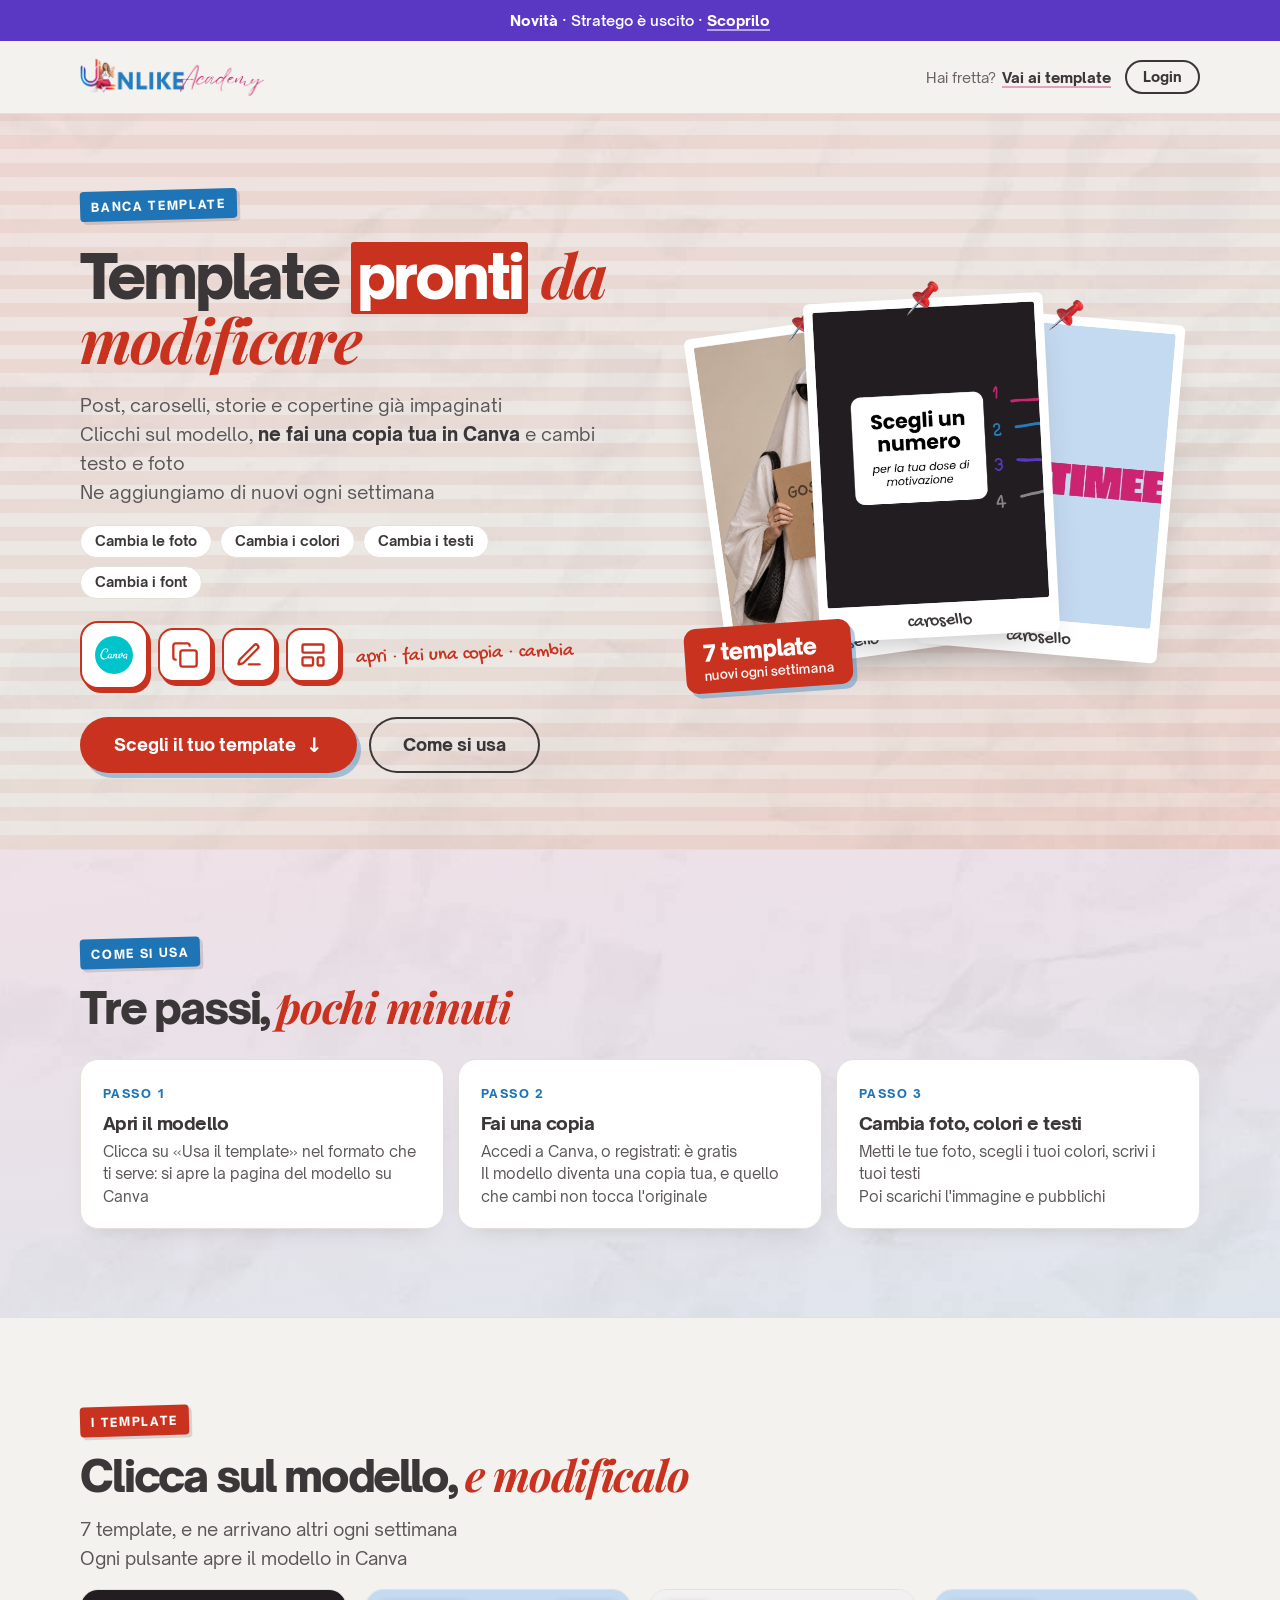
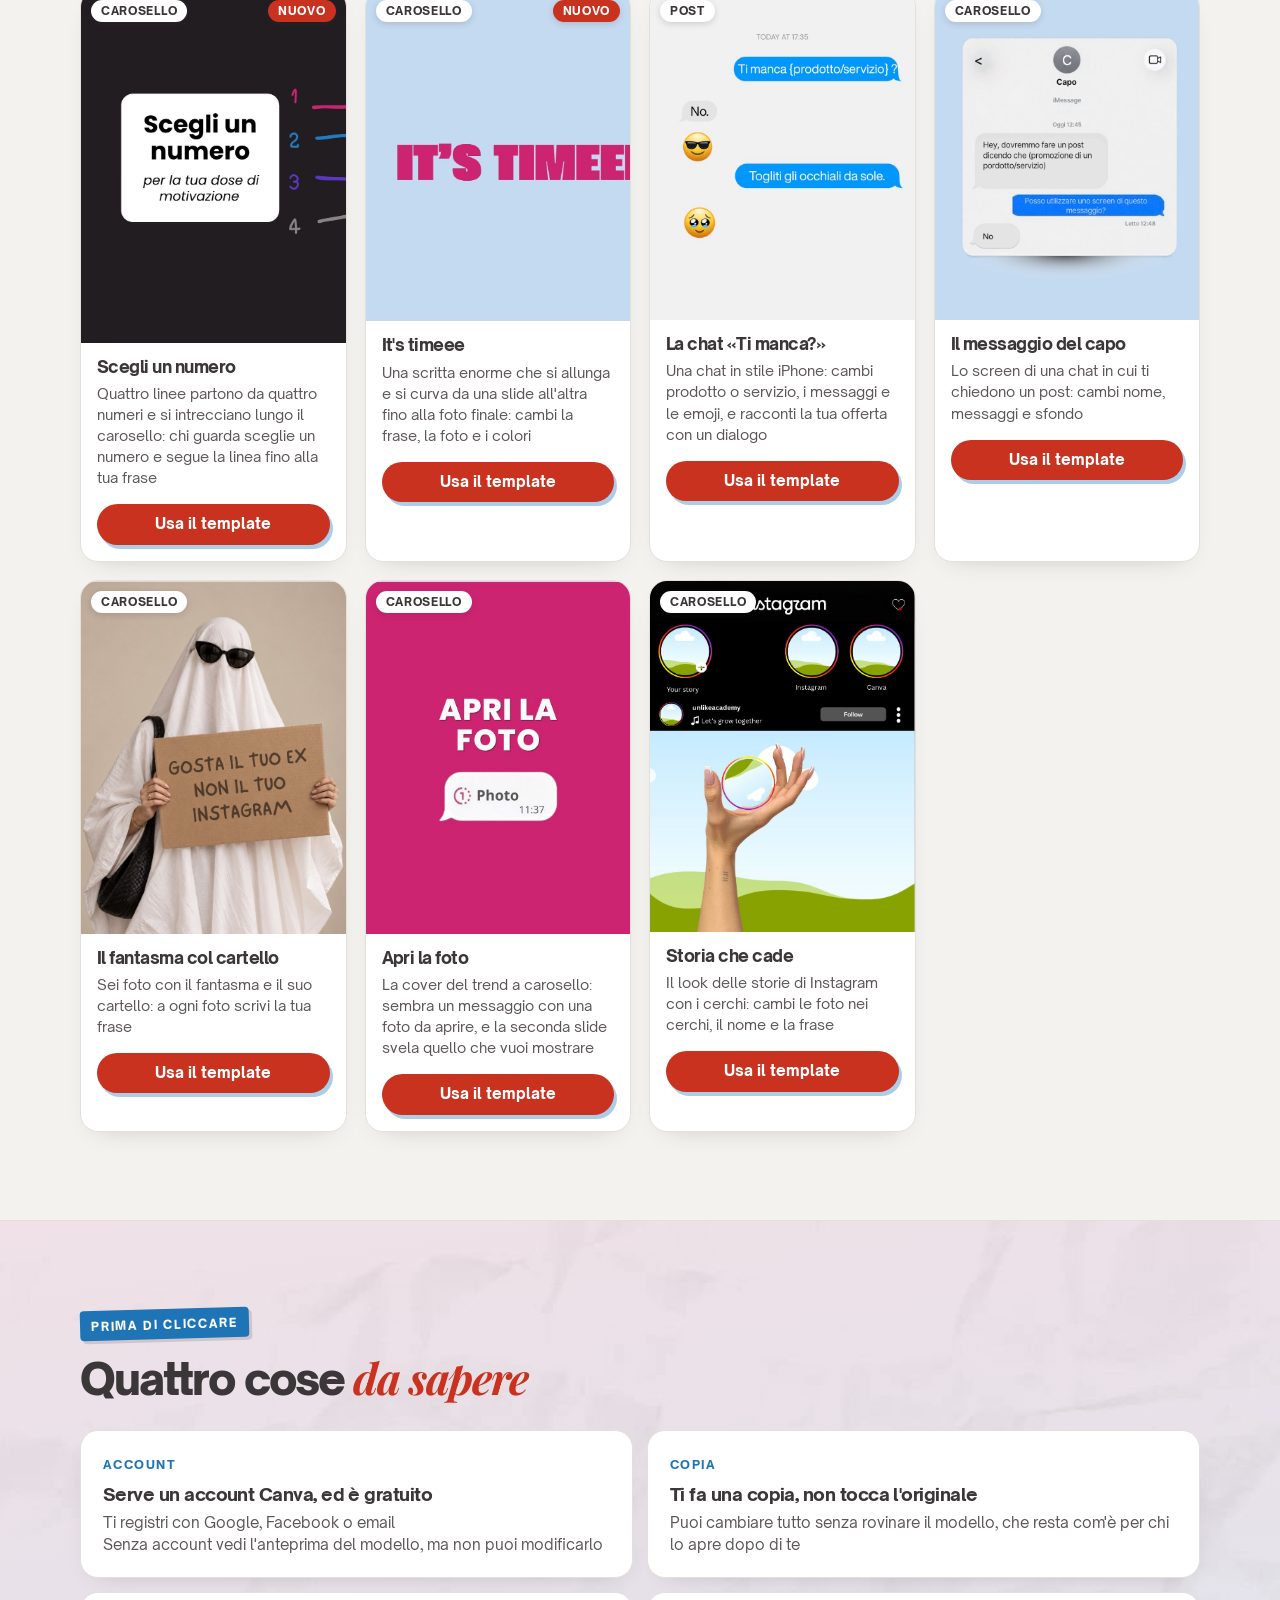
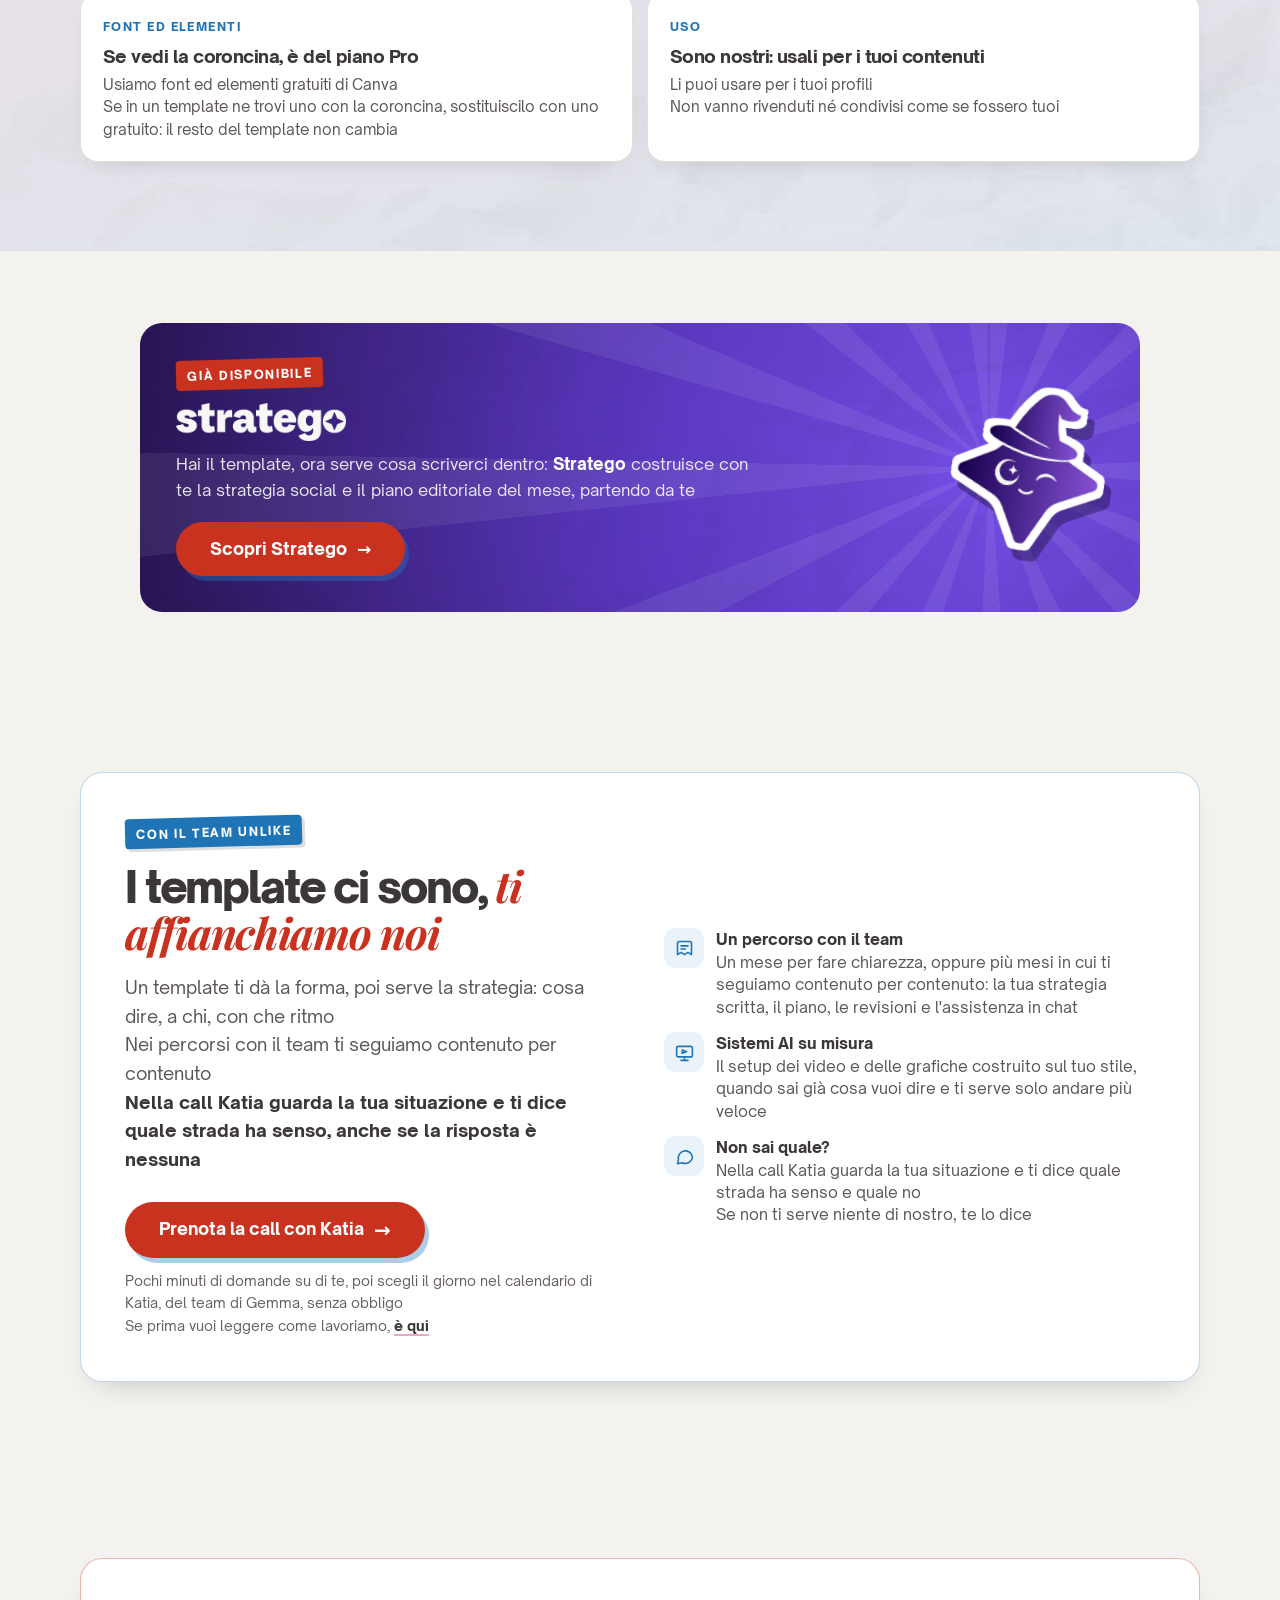
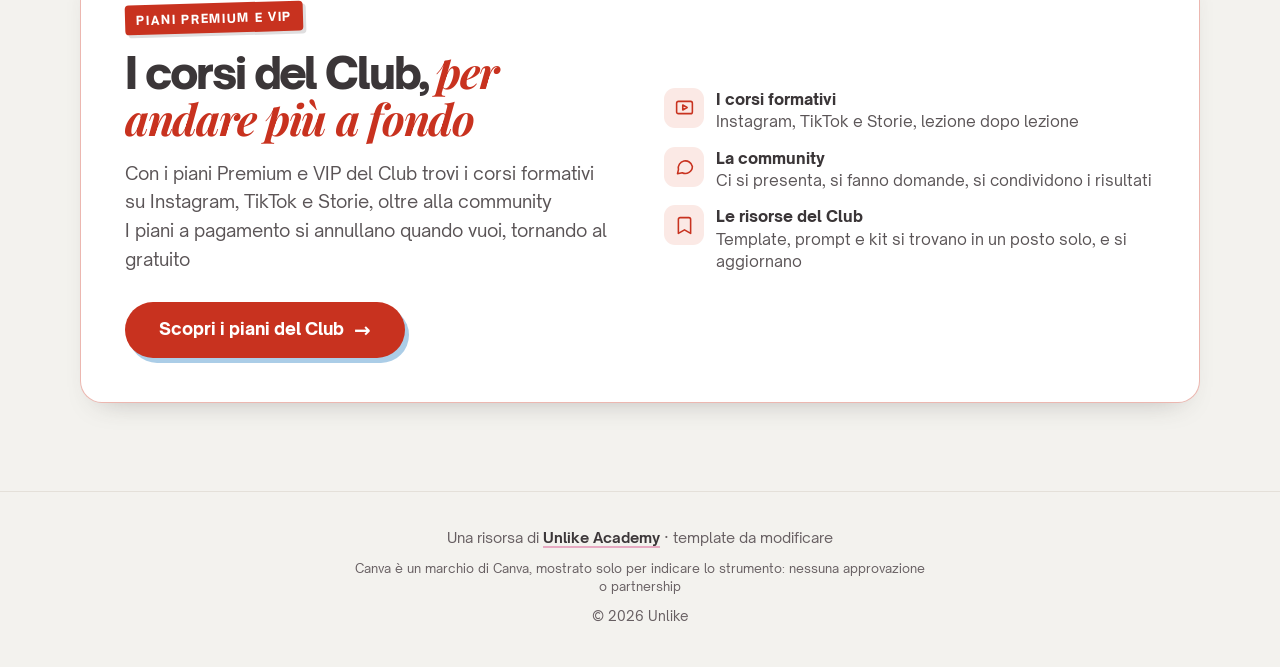
<file: index.html>
<!doctype html>
<html lang="it">
<head>
<meta charset="utf-8">
<meta name="viewport" content="width=device-width, initial-scale=1">
<title>Banca template Canva · Unlike Academy</title>
<meta name="description" content="La banca dei template Canva di Unlike Academy: post, caroselli, storie e copertine già impaginati. Clicchi sul modello, ne fai una copia in Canva e cambi testo e foto. Nuovi ogni settimana">
<link rel="canonical" href="https://template.unlikeacademy.it/">
<meta property="og:title" content="Banca template Canva">
<meta property="og:description" content="Clicchi sul modello, ne fai una copia in Canva e cambi testo e foto. Nuovi ogni settimana">
<meta property="og:type" content="website">
<meta property="og:url" content="https://template.unlikeacademy.it/">
<meta property="og:image" content="https://template.unlikeacademy.it/assets/img/og-template.jpg">
<meta property="og:locale" content="it_IT">
<meta name="twitter:card" content="summary_large_image">
<link rel="icon" href="assets/logo/favicon.png">
<link rel="apple-touch-icon" href="assets/logo/apple-touch-icon.png">
<link rel="preload" href="assets/fonts/open-sauce-sans-900.woff2" as="font" type="font/woff2" crossorigin>
<link rel="stylesheet" href="assets/stile.css?v=2">
<link rel="stylesheet" href="assets/template.css?v=2">
<script src="https://academy.unlikeacademy.it/traccia.js?v=1" defer data-risorsa="template"></script>
</head>
<body>
<a class="strip" data-live href="https://black.unlikeacademy.it/?utm_source=template&amp;utm_medium=striscia&amp;utm_campaign=bf26" target="_blank" rel="noopener"><b>Live gratuita</b> giovedì 26/11 alle 19:30 · ti mostriamo Stratego dal vivo · <u>Iscriviti</u></a><script data-striscia>(function(){if(Date.now()<Date.UTC(2026,10,26,18,30))return;var s=document.querySelector('a[data-live]');if(!s)return;s.href='#stratego';s.removeAttribute('target');s.innerHTML='<b>Novità</b> · Stratego è uscito · <u>Scoprilo</u>';})()</script>

<header class="wrap hd">
  <img src="assets/logo/logo.webp" alt="Unlike Academy" width="768" height="158">
  <div class="dx"><a class="acc" href="#template"><span>Hai fretta?</span> <b>Vai ai template</b></a><a class="login" href="https://club.unlikeacademy.it/sign_in" target="_blank" rel="noopener">Login</a></div>
</header>

<main>
<section class="hero">
  <div class="wrap due">
    <div>
      <span class="eyebrow">Banca template</span>
      <h1>Template <mark>pronti</mark> <em>da modificare</em></h1>
      <p class="sub">Post, caroselli, storie e copertine già impaginati<br>Clicchi sul modello, <b>ne fai una copia tua in Canva</b> e cambi testo e foto<br>Ne aggiungiamo di nuovi ogni settimana</p>
      <ul class="cambia" aria-label="Cosa puoi cambiare">
        <li>Cambia le foto</li><li>Cambia i colori</li><li>Cambia i testi</li><li>Cambia i font</li>
      </ul>
      <!-- kit --><div class="kit"><span class="kt grande"><img src="assets/loghi/canva.svg" alt="Canva" width="30" height="30"></span><span class="kt"><svg class="ic" viewBox="0 0 24 24" fill="none" stroke="currentColor" stroke-width="2" stroke-linecap="round" stroke-linejoin="round" aria-hidden="true">
  <rect width="14" height="14" x="8" y="8" rx="2" ry="2" />
  <path d="M4 16c-1.1 0-2-.9-2-2V4c0-1.1.9-2 2-2h10c1.1 0 2 .9 2 2" />
</svg></span><span class="kt"><svg class="ic" viewBox="0 0 24 24" fill="none" stroke="currentColor" stroke-width="2" stroke-linecap="round" stroke-linejoin="round" aria-hidden="true">
  <path d="M12 20h9" />
  <path d="M16.376 3.622a1 1 0 0 1 3.002 3.002L7.368 18.635a2 2 0 0 1-.855.506l-2.872.838a.5.5 0 0 1-.62-.62l.838-2.872a2 2 0 0 1 .506-.854z" />
</svg></span><span class="kt"><svg class="ic" viewBox="0 0 24 24" fill="none" stroke="currentColor" stroke-width="2" stroke-linecap="round" stroke-linejoin="round" aria-hidden="true">
  <rect width="18" height="7" x="3" y="3" rx="1" />
  <rect width="9" height="7" x="3" y="14" rx="1" />
  <rect width="5" height="7" x="16" y="14" rx="1" />
</svg></span><span class="cap">apri · fai una copia · cambia</span></div><div class="btns">
        <a class="btn" href="#template">Scegli il tuo template <span class="ar">&darr;</span></a>
        <a class="btn btn-linea" href="#come">Come si usa</a>
      </div>
    </div>
    <div class="vetrina" data-n="3"><figure class="v"><img src="assets/miniature/scegli-un-numero.jpg" alt="" width="760" height="1015"><span>carosello</span></figure><figure class="v"><img src="assets/miniature/its-time.jpg" alt="" width="760" height="953"><span>carosello</span></figure><figure class="v"><img src="assets/miniature/gosta-il-tuo-ex.jpg" alt="" width="700" height="934"><span>carosello</span></figure><div class="sticker"><b>7 template</b><small>nuovi ogni settimana</small></div></div>
  </div>
</section>

<section class="sec fascia" id="come">
  <div class="wrap">
    <span class="eyebrow">Come si usa</span>
    <h2 class="sh">Tre passi, <em>pochi minuti</em></h2>
    <div class="parts tre">
      <div class="part"><span class="no">Passo 1</span><h3>Apri il modello</h3><p>Clicca su «Usa il template» nel formato che ti serve: si apre la pagina del modello su Canva</p></div>
      <div class="part"><span class="no">Passo 2</span><h3>Fai una copia</h3><p>Accedi a Canva, o registrati: è gratis<br>Il modello diventa una copia tua, e quello che cambi non tocca l'originale</p></div>
      <div class="part"><span class="no">Passo 3</span><h3>Cambia foto, colori e testi</h3><p>Metti le tue foto, scegli i tuoi colori, scrivi i tuoi testi<br>Poi scarichi l'immagine e pubblichi</p></div>
    </div>
  </div>
</section>

<section class="sec" id="template">
  <div class="wrap">
    <span class="eyebrow rosa">I template</span>
    <h2 class="sh">Clicca sul modello, <em>e modificalo</em></h2>
    <p class="lead">7 template, e ne arrivano altri ogni settimana<br>Ogni pulsante apre il modello in Canva</p>
    <div class="griglia" style="--min:220px"><article class="tcard" id="t-scegli-un-numero"><a class="th" href="https://canva.link/qvus72vvp9zm12j" target="_blank" rel="noopener" tabindex="-1" aria-hidden="true" style="--r:760/1015"><img src="assets/miniature/scegli-un-numero.jpg" alt="Anteprima del template: Scegli un numero" width="760" height="1015" loading="lazy"><span class="tag">Carosello</span><span class="tag nuovo">Nuovo</span></a><div class="tb"><h4>Scegli un numero</h4><p>Quattro linee partono da quattro numeri e si intrecciano lungo il carosello: chi guarda sceglie un numero e segue la linea fino alla tua frase</p><a class="btn mini" href="https://canva.link/qvus72vvp9zm12j" target="_blank" rel="noopener" aria-label="Usa il template: Scegli un numero">Usa il template</a></div></article><article class="tcard" id="t-its-time"><a class="th" href="https://canva.link/5a2y1ewqdummlb0" target="_blank" rel="noopener" tabindex="-1" aria-hidden="true" style="--r:760/953"><img src="assets/miniature/its-time.jpg" alt="Anteprima del template: It's timeee" width="760" height="953" loading="lazy"><span class="tag">Carosello</span><span class="tag nuovo">Nuovo</span></a><div class="tb"><h4>It's timeee</h4><p>Una scritta enorme che si allunga e si curva da una slide all'altra fino alla foto finale: cambi la frase, la foto e i colori</p><a class="btn mini" href="https://canva.link/5a2y1ewqdummlb0" target="_blank" rel="noopener" aria-label="Usa il template: It's timeee">Usa il template</a></div></article><article class="tcard" id="t-ti-manca"><a class="th" href="https://canva.link/sd97ta2uzre76fv" target="_blank" rel="noopener" tabindex="-1" aria-hidden="true" style="--r:752/940"><img src="assets/miniature/ti-manca.jpg" alt="Anteprima del template: La chat «Ti manca?»" width="752" height="940" loading="lazy"><span class="tag">Post</span></a><div class="tb"><h4>La chat «Ti manca?»</h4><p>Una chat in stile iPhone: cambi prodotto o servizio, i messaggi e le emoji, e racconti la tua offerta con un dialogo</p><a class="btn mini" href="https://canva.link/sd97ta2uzre76fv" target="_blank" rel="noopener" aria-label="Usa il template: La chat «Ti manca?»">Usa il template</a></div></article><article class="tcard" id="t-messaggio-capo"><a class="th" href="https://canva.link/dj8o7bqcmvzfg4n" target="_blank" rel="noopener" tabindex="-1" aria-hidden="true" style="--r:752/940"><img src="assets/miniature/messaggio-capo.jpg" alt="Anteprima del template: Il messaggio del capo" width="752" height="940" loading="lazy"><span class="tag">Carosello</span></a><div class="tb"><h4>Il messaggio del capo</h4><p>Lo screen di una chat in cui ti chiedono un post: cambi nome, messaggi e sfondo</p><a class="btn mini" href="https://canva.link/dj8o7bqcmvzfg4n" target="_blank" rel="noopener" aria-label="Usa il template: Il messaggio del capo">Usa il template</a></div></article><article class="tcard" id="t-gosta-il-tuo-ex"><a class="th" href="https://canva.link/ctc3e56fym8vy0r" target="_blank" rel="noopener" tabindex="-1" aria-hidden="true" style="--r:700/934"><img src="assets/miniature/gosta-il-tuo-ex.jpg" alt="Anteprima del template: Il fantasma col cartello" width="700" height="934" loading="lazy"><span class="tag">Carosello</span></a><div class="tb"><h4>Il fantasma col cartello</h4><p>Sei foto con il fantasma e il suo cartello: a ogni foto scrivi la tua frase</p><a class="btn mini" href="https://canva.link/ctc3e56fym8vy0r" target="_blank" rel="noopener" aria-label="Usa il template: Il fantasma col cartello">Usa il template</a></div></article><article class="tcard" id="t-apri-la-foto"><a class="th" href="https://canva.link/vcfr1alccxlns4u" target="_blank" rel="noopener" tabindex="-1" aria-hidden="true" style="--r:750/1002"><img src="assets/miniature/apri-la-foto.jpg" alt="Anteprima del template: Apri la foto" width="750" height="1002" loading="lazy"><span class="tag">Carosello</span></a><div class="tb"><h4>Apri la foto</h4><p>La cover del trend a carosello: sembra un messaggio con una foto da aprire, e la seconda slide svela quello che vuoi mostrare</p><a class="btn mini" href="https://canva.link/vcfr1alccxlns4u" target="_blank" rel="noopener" aria-label="Usa il template: Apri la foto">Usa il template</a></div></article><article class="tcard" id="t-storia-che-cade"><a class="th" href="https://canva.link/mhdzuipr8mitc60" target="_blank" rel="noopener" tabindex="-1" aria-hidden="true" style="--r:757/1005"><img src="assets/miniature/storia-che-cade.jpg" alt="Anteprima del template: Storia che cade" width="757" height="1005" loading="lazy"><span class="tag">Carosello</span></a><div class="tb"><h4>Storia che cade</h4><p>Il look delle storie di Instagram con i cerchi: cambi le foto nei cerchi, il nome e la frase</p><a class="btn mini" href="https://canva.link/mhdzuipr8mitc60" target="_blank" rel="noopener" aria-label="Usa il template: Storia che cade">Usa il template</a></div></article></div>

  </div>
</section>

<section class="sec fascia" id="prima">
  <div class="wrap">
    <span class="eyebrow">Prima di cliccare</span>
    <h2 class="sh">Quattro cose <em>da sapere</em></h2>
    <div class="parts">
      <div class="part"><span class="no">Account</span><h3>Serve un account Canva, ed è gratuito</h3><p>Ti registri con Google, Facebook o email<br>Senza account vedi l'anteprima del modello, ma non puoi modificarlo</p></div>
      <div class="part"><span class="no">Copia</span><h3>Ti fa una copia, non tocca l'originale</h3><p>Puoi cambiare tutto senza rovinare il modello, che resta com'è per chi lo apre dopo di te</p></div>
      <div class="part"><span class="no">Font ed elementi</span><h3>Se vedi la coroncina, è del piano Pro</h3><p>Usiamo font ed elementi gratuiti di Canva<br>Se in un template ne trovi uno con la coroncina, sostituiscilo con uno gratuito: il resto del template non cambia</p></div>
      <div class="part"><span class="no">Uso</span><h3>Sono nostri: usali per i tuoi contenuti</h3><p>Li puoi usare per i tuoi profili<br>Non vanno rivenduti né condivisi come se fossero tuoi</p></div>
    </div>
  </div>
</section>

<section id="stratego" class="int-sec"><div class="wrap stretta">
  <div class="stbanner">
    <div>
      <span class="eyebrow">Già disponibile</span>
      <img class="wm" src="assets/stratego/stratego-wordmark-bianco.png" alt="Stratego" width="800" height="179">
      <p>Hai il template, ora serve cosa scriverci dentro: <b>Stratego</b> costruisce con te la strategia social e il piano editoriale del mese, partendo da te</p>
      <a class="btn" href="https://stratego.social/?utm_source=template&amp;utm_medium=template&amp;utm_campaign=template" target="_blank" rel="noopener">Scopri Stratego <span>&rarr;</span></a>
    </div>
    <img class="mago" src="assets/stratego/mascotte.png" alt="" width="390" height="420" loading="lazy">
  </div>
</div></section>


<section class="sec team" id="percorsi">
  <div class="wrap">
    <div class="box">
      <div>
        <span class="eyebrow">Con il team Unlike</span>
        <h2 class="sh">I template ci sono, <em>ti affianchiamo noi</em></h2>
        <p class="lead">Un template ti dà la forma, poi serve la strategia: cosa dire, a chi, con che ritmo<br>Nei percorsi con il team ti seguiamo contenuto per contenuto<br><b>Nella call Katia guarda la tua situazione e ti dice quale strada ha senso, anche se la risposta è nessuna</b></p>
        <div class="btns"><a class="btn" href="https://mentoring.unlikeacademy.it/?utm_source=template&amp;utm_medium=prenota&amp;utm_campaign=template#prenota" target="_blank" rel="noopener">Prenota la call con Katia <span class="ar">&rarr;</span></a></div>
        <p class="micro">Pochi minuti di domande su di te, poi scegli il giorno nel calendario di Katia, del team di Gemma, senza obbligo<br>Se prima vuoi leggere come lavoriamo, <a href="https://mentoring.unlikeacademy.it/?utm_source=template&amp;utm_medium=percorsi&amp;utm_campaign=template" target="_blank" rel="noopener">è qui</a></p>
      </div>
      <ul>
        <li><span class="ic"><svg viewBox="0 0 24 24"><path d="M4 19V6a2 2 0 0 1 2-2h12a2 2 0 0 1 2 2v13l-4-2.5L12 19l-4-2.5z"/><path d="M8 9h8M8 12.5h5"/></svg></span><span><b>Un percorso con il team</b>Un mese per fare chiarezza, oppure più mesi in cui ti seguiamo contenuto per contenuto: la tua strategia scritta, il piano, le revisioni e l'assistenza in chat</span></li>
        <li><span class="ic"><svg viewBox="0 0 24 24"><rect x="3" y="5" width="18" height="12" rx="2"/><path d="M8 21h8M12 17v4M9.5 9.2l5 1.8-5 1.8z"/></svg></span><span><b>Sistemi AI su misura</b>Il setup dei video e delle grafiche costruito sul tuo stile, quando sai già cosa vuoi dire e ti serve solo andare più veloce</span></li>
        <li><span class="ic"><svg viewBox="0 0 24 24"><path d="M21 12a8 8 0 0 1-11.6 7.1L4 20.2l1.1-4.7A8 8 0 1 1 21 12z"/></svg></span><span><b>Non sai quale?</b>Nella call Katia guarda la tua situazione e ti dice quale strada ha senso e quale no<br>Se non ti serve niente di nostro, te lo dice</span></li>
      </ul>
    </div>
  </div>
</section>

<section class="sec team academy" id="piani">
  <div class="wrap">
    <div class="box">
      <div>
        <span class="eyebrow rosa">Piani Premium e VIP</span>
        <h2 class="sh">I corsi del Club, <em>per andare più a fondo</em></h2>
        <p class="lead">Con i piani Premium e VIP del Club trovi i corsi formativi su Instagram, TikTok e Storie, oltre alla community<br>I piani a pagamento si annullano quando vuoi, tornando al gratuito</p>
        <div class="btns"><a class="btn" href="https://unlikeacademy.it/?utm_source=template&amp;utm_medium=piani&amp;utm_campaign=template" target="_blank" rel="noopener">Scopri i piani del Club <span class="ar">&rarr;</span></a></div>
      </div>
      <ul>
        <li><span class="ic"><svg viewBox="0 0 24 24"><rect x="3" y="5" width="18" height="14" rx="2"/><path d="M10 9.2l5 2.8-5 2.8z"/></svg></span><span><b>I corsi formativi</b>Instagram, TikTok e Storie, lezione dopo lezione</span></li>
        <li><span class="ic"><svg viewBox="0 0 24 24"><path d="M21 12a8 8 0 0 1-11.6 7.1L4 20.2l1.1-4.7A8 8 0 1 1 21 12z"/></svg></span><span><b>La community</b>Ci si presenta, si fanno domande, si condividono i risultati</span></li>
        <li><span class="ic"><svg viewBox="0 0 24 24"><path d="M19 21l-7-4-7 4V5a2 2 0 0 1 2-2h10a2 2 0 0 1 2 2v16z"/></svg></span><span><b>Le risorse del Club</b>Template, prompt e kit si trovano in un posto solo, e si aggiornano</span></li>
      </ul>
    </div>
  </div>
</section>
</main>

<footer><div class="wrap">
  <p>Una risorsa di <a href="https://entra.unlikeacademy.it/?utm_source=template&amp;utm_medium=footer&amp;utm_campaign=template">Unlike Academy</a> · template da modificare</p>
  <p class="marchi">Canva è un marchio di Canva, mostrato solo per indicare lo strumento: nessuna approvazione o partnership</p><p>© 2026 Unlike</p>
</div></footer>
<script src="assets/accesso-tiktok.js?v=4" data-risorsa="template" data-fonte="TEMPLATE" data-em="si aprono i template" data-bottone="Apri i template" data-promessa="La risorsa si apre subito. Poi ti scriviamo con l'invito al Club gratuito di Unlike Academy e con le novità" data-endpoint="https://assets.mailerlite.com/jsonp/2697895/forms/204200244931463090/subscribe"></script>
</body>
</html>
</file>
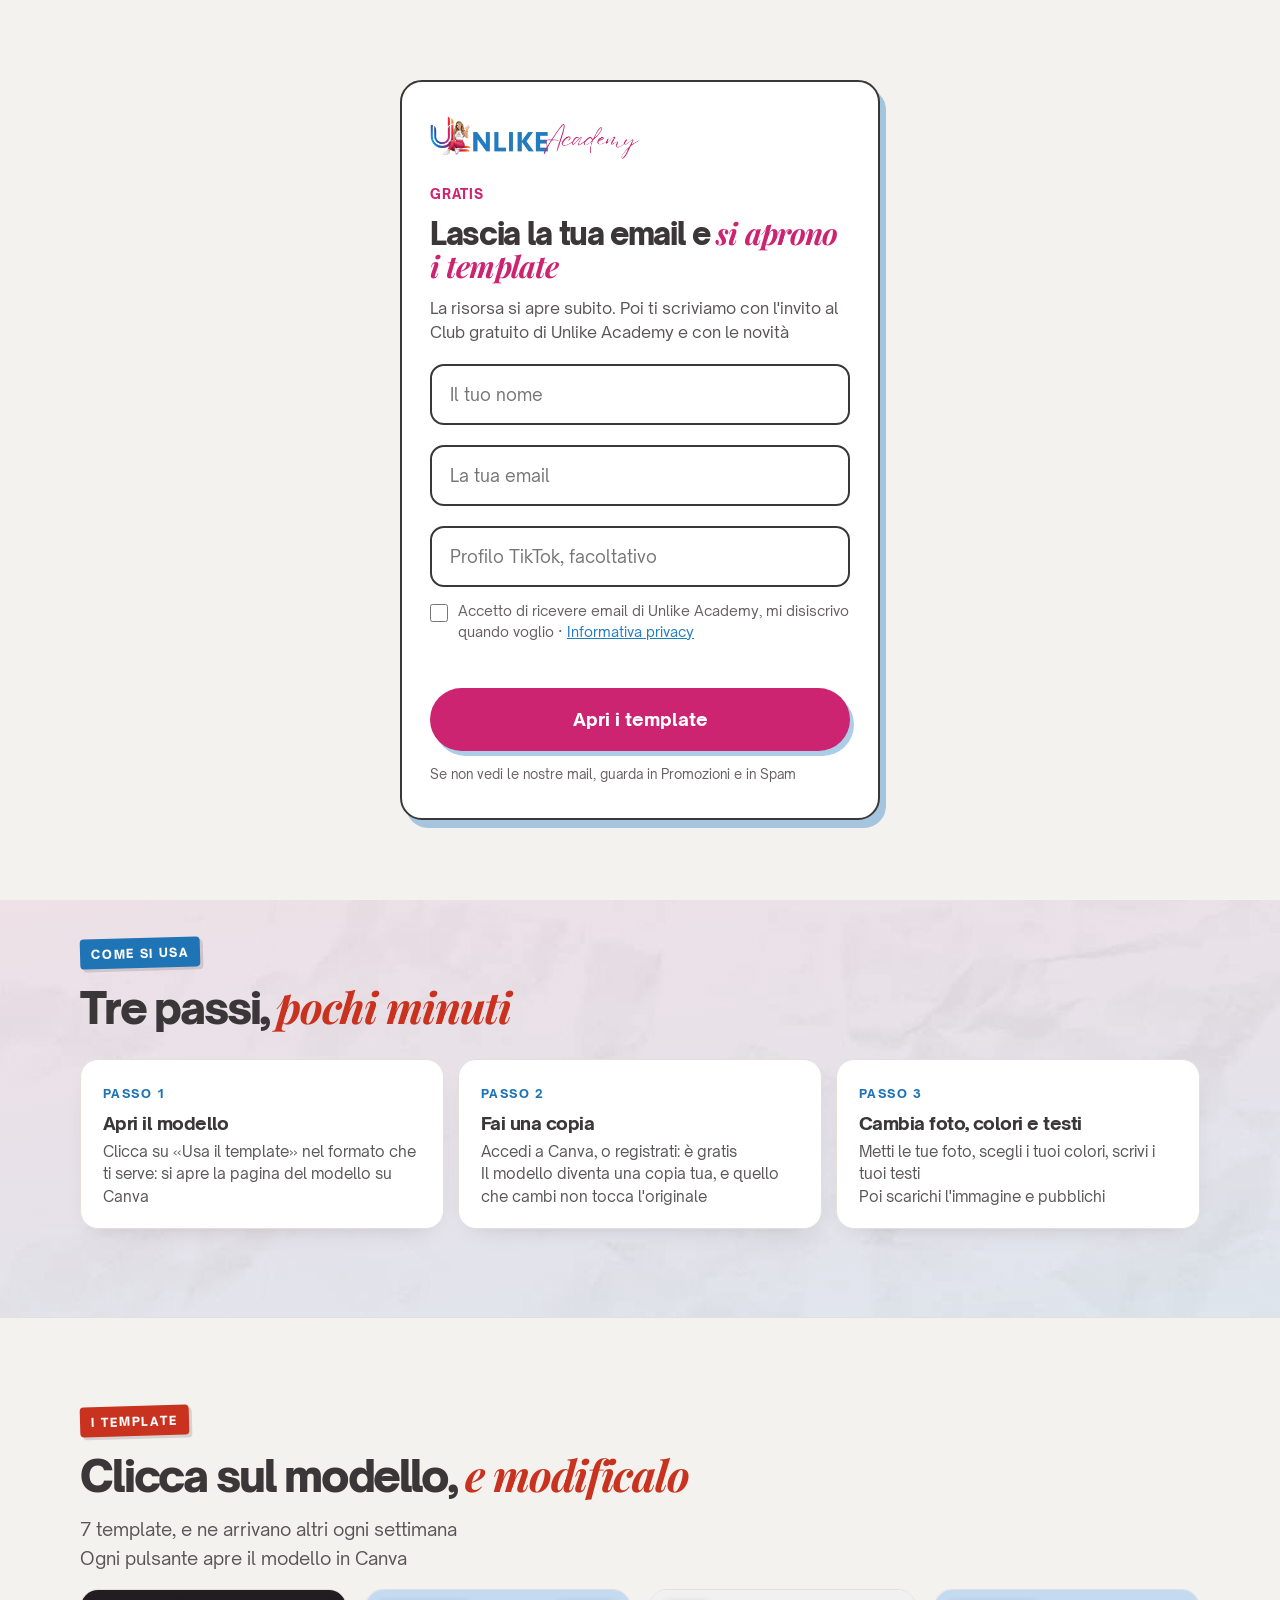
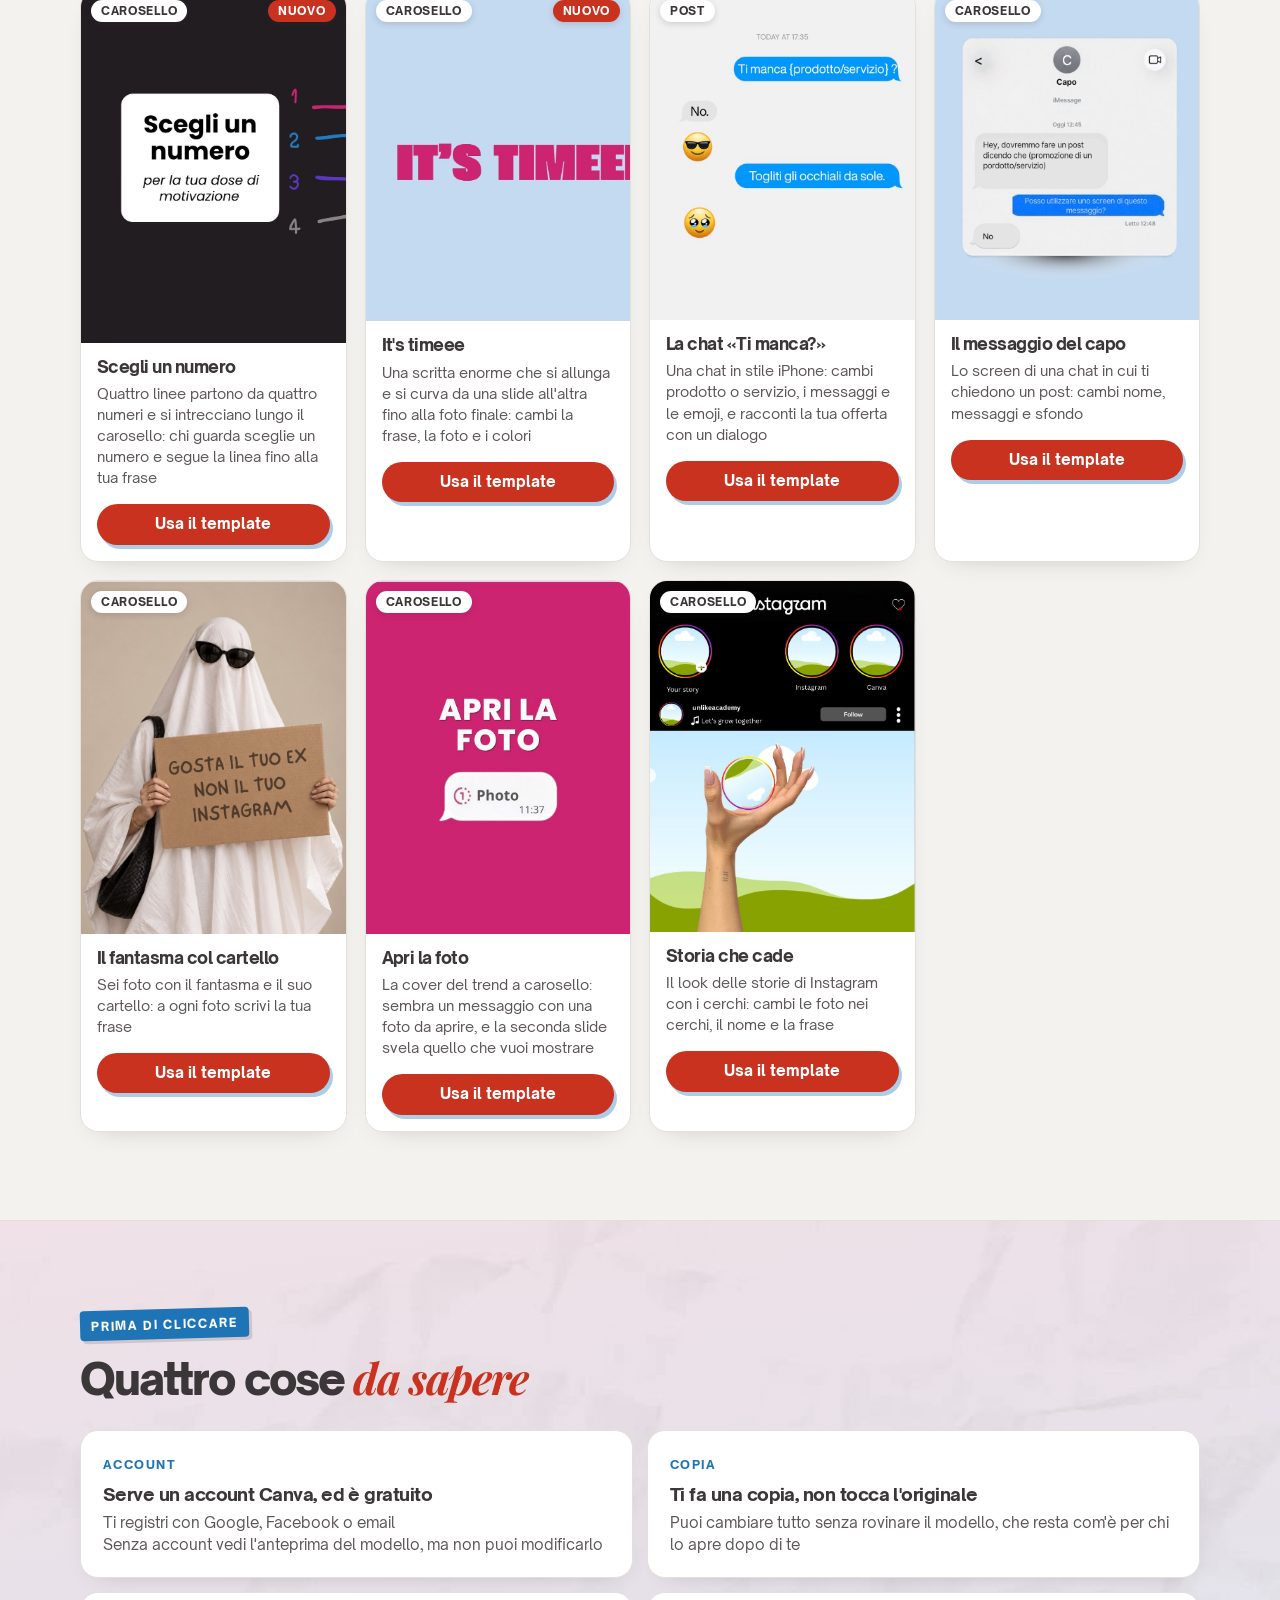
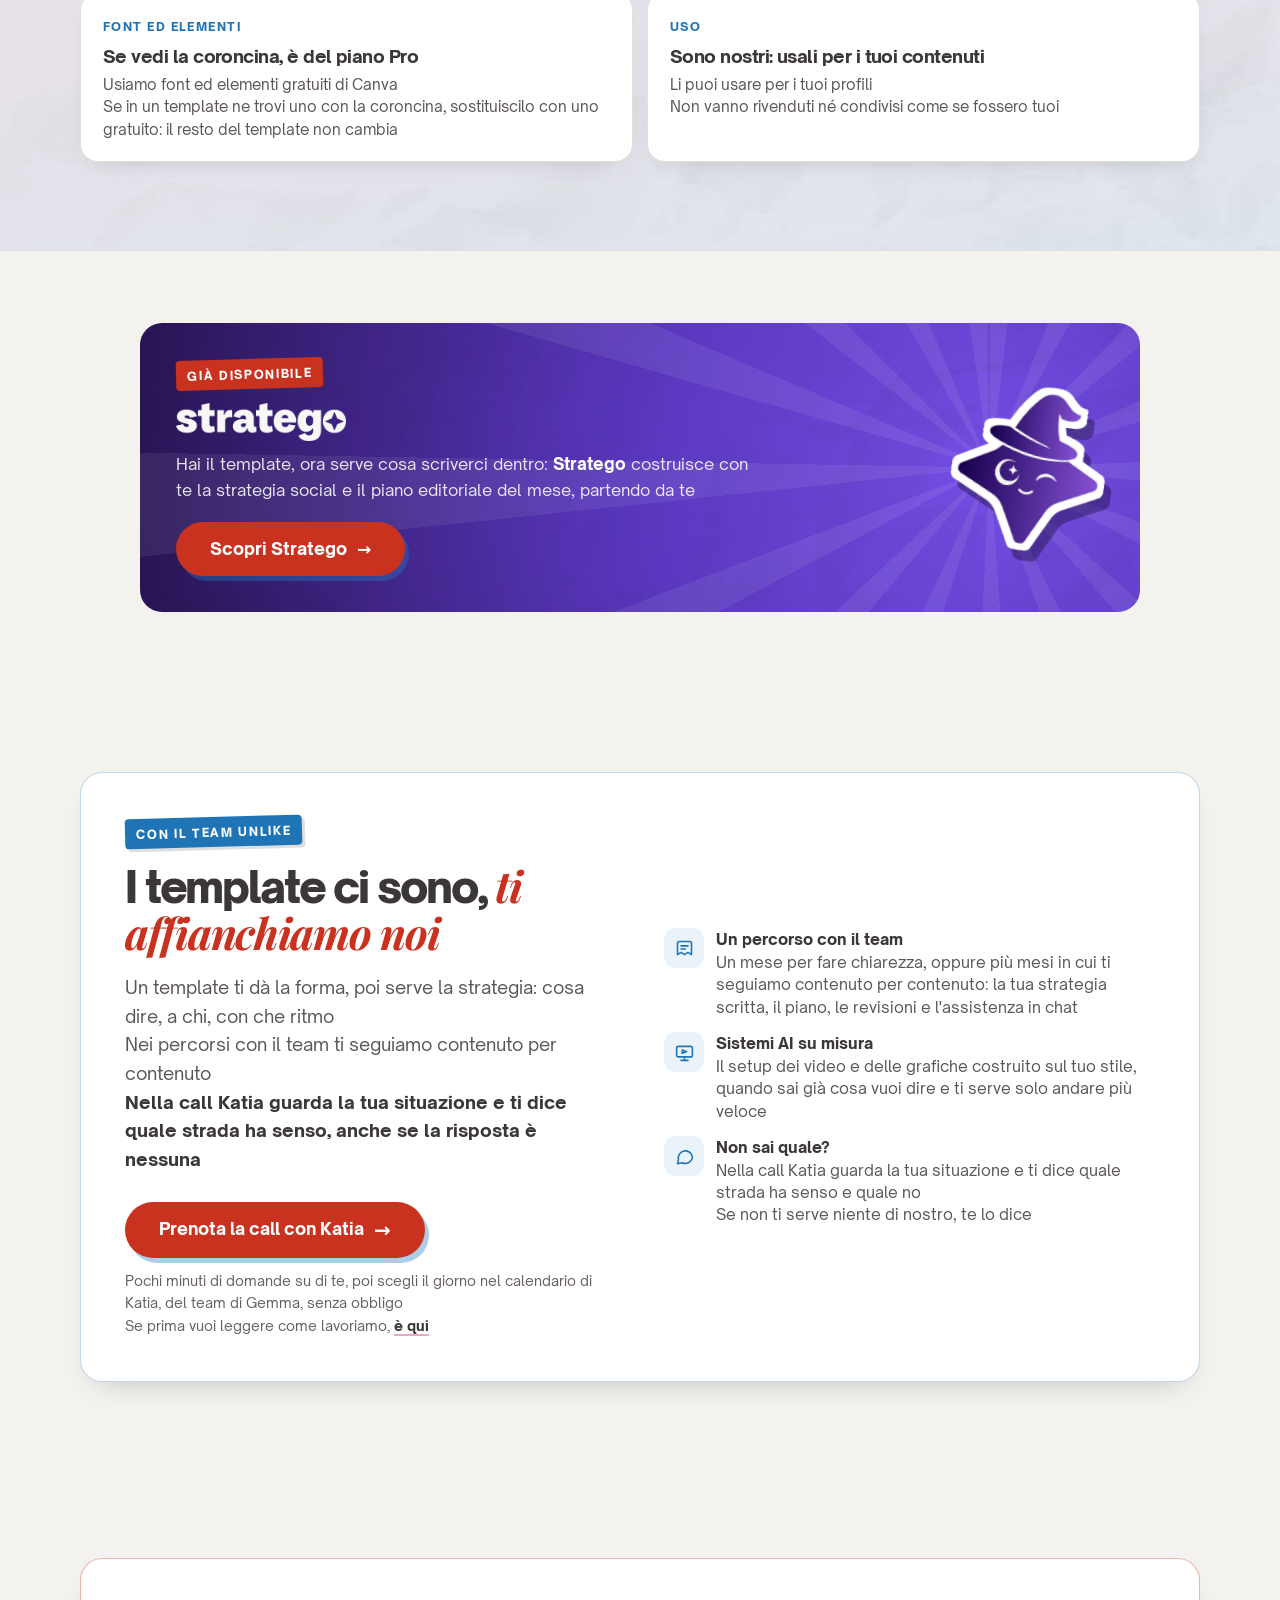
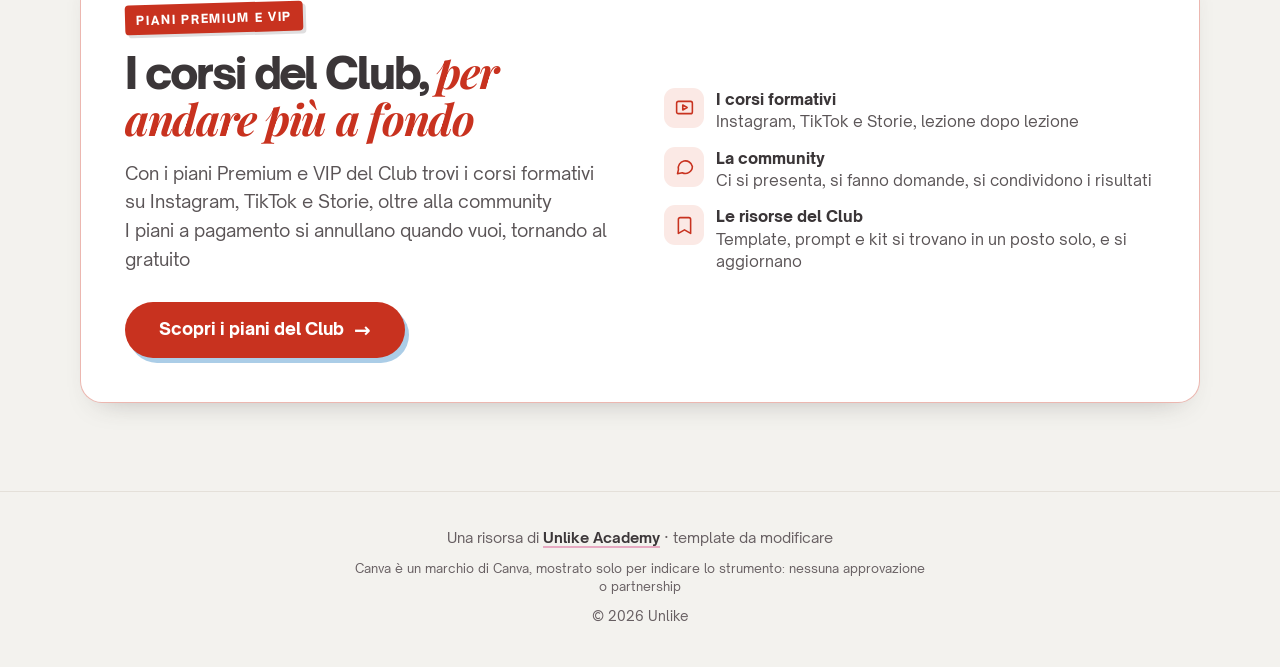
<file: tiktok/index.html>
<!doctype html>
<html lang="it">
<head>
<meta charset="utf-8">
<meta name="viewport" content="width=device-width, initial-scale=1">
<meta name="robots" content="noindex">
<title>Banca template Canva · Unlike Academy</title>
<link rel="canonical" href="https://template.unlikeacademy.it/">
<meta http-equiv="refresh" content="0;url=../?utm_source=tiktok&amp;utm_medium=commento&amp;utm_campaign=template">
<script>location.replace('../?utm_source=tiktok&utm_medium=commento&utm_campaign=template'+location.hash)</script>
<style>body{font-family:system-ui,sans-serif;background:#F3F2EE;color:#3B3638;display:flex;min-height:100vh;align-items:center;justify-content:center;margin:0}a{color:#CD2471;font-weight:700}</style>
<script src="https://academy.unlikeacademy.it/traccia.js?v=1" defer data-risorsa="template"></script>
</head>
<body>
<p><a href="../?utm_source=tiktok&amp;utm_medium=commento&amp;utm_campaign=template">Apri i template</a></p>
</body>
</html>
</file>
<file: assets/stile.css>
/* montaggio.unlikeacademy.it · sistema visivo Unlike (ottobre 2026), stessa base di aigratis */
@font-face{font-family:'Open Sauce Sans';src:url(fonts/open-sauce-sans-400.woff2) format('woff2');font-weight:400;font-display:swap}
@font-face{font-family:'Open Sauce Sans';src:url(fonts/open-sauce-sans-600.woff2) format('woff2');font-weight:600;font-display:swap}
@font-face{font-family:'Open Sauce Sans';src:url(fonts/open-sauce-sans-700.woff2) format('woff2');font-weight:700;font-display:swap}
@font-face{font-family:'Open Sauce Sans';src:url(fonts/open-sauce-sans-800.woff2) format('woff2');font-weight:800;font-display:swap}
@font-face{font-family:'Open Sauce Sans';src:url(fonts/open-sauce-sans-900.woff2) format('woff2');font-weight:900;font-display:swap}
@font-face{font-family:'Playfair Display';src:url(fonts/playfair-display-italic-base.woff2) format('woff2');font-weight:400 900;font-style:italic;font-display:swap}
@font-face{font-family:'Gochi Hand';src:url(fonts/gochi-hand-400.woff2) format('woff2');font-weight:400;font-display:swap}

:root{
  --fucsia:#CD2471;--blu:#227CC0;--viola:#5B38C4;--viola-scuro:#2A1557;
  --ink:#3B3638;--body:#5A5456;--gray:#665E61;--line:#E4E0D9;--carta:#F3F2EE;--rosa-bg:#FCEDF4;--azzurro:#EBF3FA;
  --serif:'Playfair Display',Georgia,serif;--mano:'Gochi Hand',cursive;
  --mono:ui-monospace,SFMono-Regular,Menlo,Consolas,monospace;
  --ombra:0 18px 38px -20px rgba(59,54,56,.42);
  --ombra-card:0 10px 24px -18px rgba(59,54,56,.35)
}
*{margin:0;padding:0;box-sizing:border-box}
html{-webkit-text-size-adjust:100%;scroll-behavior:smooth}
body{font-family:'Open Sauce Sans',system-ui,sans-serif;color:var(--body);background:var(--carta);line-height:1.6;-webkit-font-smoothing:antialiased;overflow-x:hidden}
img{max-width:100%;height:auto;display:block}
a{color:inherit}
b,strong{color:var(--ink);font-weight:800}
.wrap{width:min(1120px,92vw);margin-inline:auto}
.wrap.stretta{width:min(1000px,92vw)}
h1,h2,h3{color:var(--ink);letter-spacing:-.045em;line-height:1.04}
h1,h2{isolation:isolate}
h1 em,h2 em{font-family:var(--serif);font-style:italic;font-weight:700;letter-spacing:-.03em;color:var(--fucsia)}
mark{position:relative;background:none;color:#fff;padding:0 .1em;white-space:nowrap}
mark::before{content:'';position:absolute;inset:.06em 0 -.02em;background:var(--fucsia);border-radius:.05em;z-index:-1}
mark.blu::before{background:var(--blu)}
.k{color:var(--fucsia);font-weight:800}
.s{color:var(--ink);font-weight:800;background:linear-gradient(transparent 82%,rgba(34,124,192,.45) 82%,rgba(34,124,192,.45) 94%,transparent 94%)}
.nw{white-space:nowrap}
code{font-family:var(--mono);font-size:.9em;background:#fff;border:1.5px solid var(--line);border-radius:6px;padding:1px 6px;color:var(--ink);word-break:break-word}

/* etichette e bottoni */
.eyebrow,.kicker{display:inline-block;font-weight:800;font-size:12px;line-height:1.25;letter-spacing:.14em;text-transform:uppercase;color:#fff;background:var(--blu);padding:8px 11px 7px;border-radius:4px;rotate:-1.6deg;box-shadow:3px 3px 0 rgba(59,54,56,.16)}
.eyebrow.rosa,.kicker{background:var(--fucsia)}
.btn{display:inline-flex;align-items:center;justify-content:center;gap:10px;font-family:inherit;font-weight:800;font-size:17px;line-height:1.1;text-decoration:none;border:0;border-radius:100px;padding:18px 34px;cursor:pointer;transition:transform .2s,box-shadow .2s;text-align:center;background:var(--fucsia);color:#fff;box-shadow:4px 5px 0 rgba(34,124,192,.38)}
.btn:hover{transform:translate(-1px,-2px);box-shadow:5px 7px 0 rgba(34,124,192,.38)}
.btn:focus-visible,a:focus-visible,summary:focus-visible,button:focus-visible,input:focus-visible{outline:3px solid var(--blu);outline-offset:3px}
.btn-linea{background:transparent;color:var(--ink);box-shadow:inset 0 0 0 2px var(--ink)}
.btn-linea:hover{box-shadow:inset 0 0 0 2px var(--ink)}
.btn .ar{font-size:20px;line-height:1;transition:transform .2s}
.btn:hover .ar{transform:translateX(3px)}
.btns{display:flex;flex-wrap:wrap;gap:12px;margin-top:28px}

/* striscia Stratego e testata */
.strip{display:block;background:var(--viola);color:#fff;text-decoration:none;font-size:14.5px;font-weight:600;text-align:center;padding:9px 16px}
.strip b{color:#fff;font-weight:800}
.strip u{text-decoration:none;border-bottom:2px solid rgba(255,255,255,.55);font-weight:800;white-space:nowrap}
.strip:hover u{border-bottom-color:#fff}
.hd{display:flex;align-items:center;justify-content:space-between;gap:16px;height:72px}
.hd img{height:38px;width:auto}
.hd .acc{font-size:14.5px;color:var(--gray);text-decoration:none;white-space:nowrap}
.hd .acc b{color:var(--ink);font-weight:800;border-bottom:2px solid rgba(205,36,113,.4);margin-left:2px}
.hd .acc:hover b{border-bottom-color:var(--fucsia)}

/* apertura */
.hero{background:url(texture/grana-leggera.jpg) center/cover,linear-gradient(rgba(34,124,192,.11) 1px,transparent 1px) 0 0/44px 44px,linear-gradient(90deg,rgba(34,124,192,.11) 1px,transparent 1px) 0 0/44px 44px,linear-gradient(165deg,#EBF3FA 0%,#F4F8FC 55%,#FCEDF4 100%);background-blend-mode:multiply,normal,normal,normal;border-top:1px solid var(--line)}
.hero .wrap.due{display:grid;grid-template-columns:1.02fr .98fr;gap:clamp(32px,5vw,64px);align-items:center;padding-block:clamp(40px,6vw,76px)}
.hero h1{font-weight:900;font-size:clamp(2.2rem,5.1vw,3.8rem);line-height:1.04;letter-spacing:-.05em;margin-top:22px}
.hero .sub{font-size:clamp(1.02rem,1.5vw,1.14rem);margin-top:18px;max-width:31em}
.hero.int{padding:clamp(40px,6vw,72px) 0 clamp(40px,5vw,60px)}
.hero.int h1{font-size:clamp(2.1rem,5vw,3.5rem);max-width:16em}
.lead{font-size:clamp(1.02rem,1.5vw,1.12rem);margin-top:16px;max-width:40em}
.lead+.lead{margin-top:12px}
.meta{display:flex;flex-wrap:wrap;gap:8px;margin-top:20px}
.meta span{font-size:13.5px;font-weight:700;color:var(--ink);background:#fff;border:1.5px solid var(--line);border-radius:100px;padding:6px 13px}
.meta span i{font-style:normal;color:var(--gray);font-weight:600;margin-right:4px}

.visual{position:relative;padding:96px 16px 34px 0}
.frame{border-radius:14px;overflow:hidden;background:#fff;box-shadow:var(--ombra),0 0 0 1.5px rgba(59,54,56,.1);rotate:1.2deg}
.bar{display:flex;gap:6px;align-items:center;padding:10px 14px;background:#E9E7E1;border-bottom:1px solid rgba(59,54,56,.08)}
.bar i{width:9px;height:9px;border-radius:50%;background:rgba(59,54,56,.22);display:block}
.bar span{margin-left:8px;font-size:11.5px;font-weight:700;color:var(--gray);letter-spacing:.02em}
.chat{padding:18px 18px 56px;display:grid;gap:10px}
.chat .lbl{justify-self:start;font-size:11px;font-weight:800;letter-spacing:.12em;text-transform:uppercase;color:var(--gray)}
.chat .lbl.si{color:var(--blu);margin-top:6px}
.msg{max-width:88%;font-size:14.5px;line-height:1.45;padding:10px 14px;border-radius:14px}
.msg.tu{justify-self:end;background:#F0EEE9;color:var(--ink);border-bottom-right-radius:4px}
.msg.ai{justify-self:start;background:#fff;border:1.5px solid var(--line);color:var(--body);border-bottom-left-radius:4px}
.msg.no{color:#9A9395;text-decoration:line-through;text-decoration-color:var(--fucsia);text-decoration-thickness:2px}
.msg.ok{border-color:rgba(34,124,192,.35)}
.polaroid{position:absolute;right:-6px;top:-6px;width:112px;background:#fff;padding:7px 7px 28px;border-radius:5px;rotate:6deg;box-shadow:var(--ombra);z-index:2}
.polaroid img{aspect-ratio:1/1;object-fit:cover;object-position:50% 12%;border-radius:3px}
.polaroid span{position:absolute;left:0;right:0;bottom:4px;text-align:center;font-family:var(--mano);font-size:1.1rem;color:var(--ink);line-height:1}
.polaroid::before{content:'';position:absolute;top:-17px;left:50%;width:34px;height:34px;margin-left:-17px;background:url(deco/puntina.png) center/contain no-repeat}
.sticker{position:absolute;left:-12px;bottom:0;z-index:2;background:var(--fucsia);color:#fff;border-radius:12px;padding:12px 18px 11px;rotate:-4deg;box-shadow:4px 5px 0 rgba(34,124,192,.38);line-height:1.15}
.sticker b{display:block;color:#fff;font-weight:900;font-size:1.4rem;letter-spacing:-.04em}
.sticker small{display:block;font-weight:600;font-size:.8rem;opacity:.95;margin-top:2px}

/* sezioni */
.sec{padding:clamp(52px,7vw,88px) 0}
.sec.zero-top{padding-top:0}
.sh{font-weight:900;font-size:clamp(1.75rem,3.8vw,2.7rem);letter-spacing:-.05em;line-height:1.04;margin-top:16px}
.sh:first-child{margin-top:0}
.sec h2.sm{font-size:clamp(1.55rem,3.2vw,2.2rem)}
.split{display:grid;grid-template-columns:.85fr 1.15fr;gap:clamp(28px,5vw,64px);align-items:start}
.split .sticky{position:sticky;top:24px}
.mano{font-family:var(--mano);font-weight:400;color:var(--fucsia);font-size:clamp(1.35rem,2.6vw,1.75rem);line-height:1.15;letter-spacing:0;rotate:-2deg;display:inline-block}
.mano.blu{color:var(--blu)}

/* la cosa scomoda */
.punto{background:#fff;border:1.5px solid var(--line);border-radius:18px;padding:clamp(22px,3vw,30px);box-shadow:var(--ombra-card)}
.punto p{font-size:1.05rem}
.punto p+p{margin-top:12px}
.punto .firma{display:flex;gap:14px;align-items:center;margin-top:20px;padding-top:18px;border-top:1.5px dashed var(--line)}
.punto .firma img{width:54px;height:54px;border-radius:50%;object-fit:cover;object-position:50% 12%;flex:none}
.punto .firma span{font-size:14.5px;line-height:1.4}
.punto .firma span b{display:block}
.sotto{margin-top:22px;text-align:center}

/* le tre strade */
.fascia{background:url(texture/grana-leggera.jpg) center/cover,linear-gradient(172deg,#FCEDF4 0%,#F5EEF6 50%,#EBF3FA 100%);background-blend-mode:multiply,normal;border-block:1px solid var(--line)}
.strade{list-style:none;display:grid;grid-template-columns:repeat(3,1fr);gap:16px;margin-top:32px}
.strada{background:#fff;border:1.5px solid var(--line);border-radius:18px;padding:22px 22px 20px;box-shadow:var(--ombra-card);display:flex;flex-direction:column}
.strada .top{display:flex;align-items:center;gap:12px}
.strada .n{flex:none;width:42px;height:42px;border-radius:50%;background:var(--blu);color:#fff;font-weight:900;font-size:1.2rem;display:flex;align-items:center;justify-content:center;box-shadow:3px 4px 0 rgba(205,36,113,.28)}
.strada:nth-child(2) .n{background:var(--fucsia);box-shadow:3px 4px 0 rgba(34,124,192,.3)}
.strada:nth-child(3) .n{background:var(--ink)}
.strada .chi{font-size:12px;font-weight:800;letter-spacing:.12em;text-transform:uppercase;color:var(--gray);line-height:1.3}
.strada .tag{align-self:flex-start;margin-top:14px;font-size:12px;font-weight:800;letter-spacing:.06em;color:#fff;background:var(--fucsia);border-radius:100px;padding:5px 11px 4px;line-height:1.3}
.strada .tag.blu{background:var(--blu)}
.strada .tag.scuro{background:var(--ink)}
.strada h3{font-weight:900;font-size:1.32rem;letter-spacing:-.04em;margin-top:12px;line-height:1.12}
.strada>p{font-size:15.5px;margin-top:8px;line-height:1.5}
.strada dl{margin-top:14px;padding-top:12px;border-top:1.5px dashed var(--line);display:grid;gap:8px}
.strada dt{font-size:11.5px;font-weight:800;letter-spacing:.12em;text-transform:uppercase;color:var(--blu)}
.strada dt.no{color:var(--fucsia)}
.strada dd{font-size:14.5px;line-height:1.45;margin-top:-4px}
.strada a.go{margin-top:auto;padding-top:16px;font-size:15px;font-weight:800;color:var(--fucsia);text-decoration:none}
.strada a.go:hover{text-decoration:underline;text-underline-offset:3px}
.regola{margin-top:22px;background:#fff;border:2px dashed rgba(59,54,56,.22);border-radius:18px;padding:clamp(20px,3vw,28px);display:grid;grid-template-columns:auto 1fr;gap:clamp(18px,3vw,36px);align-items:start}
.regola h3{font-weight:900;font-size:1.25rem;letter-spacing:-.04em;max-width:9em}
.regola ul{list-style:none;display:grid;gap:10px}
.regola li{font-size:15.5px;line-height:1.45;padding-left:22px;position:relative}
.regola li::before{content:'';position:absolute;left:0;top:7px;width:10px;height:10px;border-radius:3px;background:var(--fucsia);rotate:45deg}
.regola li b{color:var(--ink)}
.regola .piede{grid-column:1/-1;font-size:15px;padding-top:12px;border-top:1.5px dashed var(--line)}
.regola .piede a{color:var(--ink);font-weight:800;text-decoration:none;border-bottom:2px solid rgba(205,36,113,.4)}

/* la scheda del video */
.scheda{display:grid;grid-template-columns:1fr 1fr;gap:clamp(24px,4vw,48px);align-items:start;margin-top:32px}
.righe{list-style:none;display:grid;gap:12px}
.righe li{background:#fff;border:1.5px solid var(--line);border-radius:16px;padding:16px 18px;box-shadow:var(--ombra-card);display:grid;grid-template-columns:40px 1fr;gap:14px;align-items:start}
.righe .n{width:40px;height:40px;border-radius:12px;background:var(--azzurro);color:var(--blu);font-weight:900;font-size:1.1rem;display:flex;align-items:center;justify-content:center}
.righe h3{font-weight:800;font-size:1.08rem;letter-spacing:-.03em;line-height:1.2}
.righe p{font-size:14.5px;line-height:1.45;margin-top:4px}
.prima-dopo{background:#fff;border:1.5px solid var(--line);border-radius:18px;padding:20px 22px;box-shadow:var(--ombra-card)}
.prima-dopo .lbl{font-size:11px;font-weight:800;letter-spacing:.12em;text-transform:uppercase;color:var(--gray)}
.prima-dopo .lbl.si{color:var(--blu);display:block;margin-top:16px}
.prima-dopo .bad{color:#9A9395;text-decoration:line-through;text-decoration-color:var(--fucsia);text-decoration-thickness:2px;margin-top:6px;font-size:16.5px}
.prima-dopo .good{font-weight:600;font-size:16px;color:var(--ink);margin-top:6px;line-height:1.5}
.prima-dopo .good u{text-decoration:none;background:var(--azzurro);border-radius:4px;padding:0 1px}

/* prompt da copiare */
details.prompt{background:#fff;border:1.5px solid var(--line);border-radius:18px;margin-top:16px;overflow:hidden;box-shadow:var(--ombra-card)}
details.prompt>summary{list-style:none;cursor:pointer;display:flex;align-items:center;gap:12px;padding:17px 20px;font-weight:800;font-size:1.04rem;letter-spacing:-.02em;color:var(--ink);line-height:1.3}
details.prompt>summary::before{content:'Prompt';flex:none;font-size:11px;font-weight:800;letter-spacing:.12em;text-transform:uppercase;color:var(--blu);background:var(--azzurro);border-radius:6px;padding:5px 8px 4px}
details.prompt.schema>summary::before{content:'Scheda';color:var(--fucsia);background:var(--rosa-bg)}
details.prompt>summary::-webkit-details-marker{display:none}
details.prompt .chev{margin-left:auto;flex:none;width:10px;height:10px;border-right:2px solid var(--fucsia);border-bottom:2px solid var(--fucsia);transform:rotate(45deg);transition:transform .2s}
details.prompt[open] .chev{transform:rotate(225deg)}
details.prompt .uso{margin:0 18px;font-size:15px;background:var(--rosa-bg);border-radius:12px;padding:12px 14px;line-height:1.5}
.pact{display:flex;justify-content:flex-end;padding:12px 18px 0}
.copy{font-family:inherit;font-weight:800;font-size:14px;color:#fff;background:var(--fucsia);border:0;border-radius:100px;padding:10px 18px;cursor:pointer;box-shadow:3px 4px 0 rgba(34,124,192,.35)}
.copy.done{background:var(--blu);box-shadow:none}
pre{margin:12px 18px 18px;padding:16px;background:var(--carta);border:1.5px solid var(--line);border-radius:12px;font-family:var(--mono);font-size:13px;line-height:1.62;white-space:pre-wrap;word-break:break-word;color:var(--ink);max-height:440px;overflow-y:auto}

/* trappole (sezione scura) */
.scura{background:url(texture/grana-leggera.jpg) center/cover,#544B4D;background-blend-mode:multiply,normal;color:rgba(255,255,255,.82)}
.scura .sh{color:#fff}
.scura .sh em{color:#F7A8CB}
.scura .lead{color:rgba(255,255,255,.78)}
.trappole{list-style:none;display:grid;grid-template-columns:repeat(2,1fr);gap:16px;margin-top:32px}
.trappole li{background:rgba(255,255,255,.07);border:1.5px solid rgba(255,255,255,.16);border-radius:18px;padding:22px}
.trappole li b{display:block;font-family:var(--serif);font-style:italic;font-weight:700;font-size:2.2rem;line-height:1;color:#F7A8CB}
.trappole li h3{color:#fff;font-weight:800;font-size:1.18rem;margin-top:12px;letter-spacing:-.03em}
.trappole li p{font-size:15px;margin-top:6px;line-height:1.5}
.radice{margin-top:30px;background:var(--fucsia);color:#fff;border-radius:18px;padding:clamp(20px,3vw,28px);box-shadow:5px 6px 0 rgba(34,124,192,.45)}
.radice h3{color:#fff;font-weight:900;font-size:1.3rem;letter-spacing:-.04em}
.radice p{margin-top:8px;font-size:1.02rem;color:#fff;max-width:46em}
.radice p b{color:#fff}

/* fiducia (sezione blu) */
.blu-sec{background:url(texture/grana-leggera.jpg) center/cover,#227CC0;background-blend-mode:multiply,normal;color:rgba(255,255,255,.9)}
.blu-sec .sh,.blu-sec h3{color:#fff}
.blu-sec .sh em{color:#fff}
.blu-sec .lead{color:rgba(255,255,255,.9);max-width:44em}
.blu-sec .lead b{color:#fff}
.eyebrow.chiaro{background:#fff;color:var(--blu)}
.fiducia{display:grid;grid-template-columns:1.1fr .9fr;gap:clamp(24px,4vw,48px);margin-top:32px;align-items:start}
.fiducia>*{min-width:0}
.fiducia h3{font-weight:900;font-size:1.25rem;letter-spacing:-.04em}
.segnali{list-style:none;display:grid;gap:10px;margin-top:14px}
.segnali li{background:#fff;border-radius:14px;padding:14px 16px;display:grid;grid-template-columns:118px 1fr;gap:12px;align-items:start;font-size:15px;line-height:1.45;box-shadow:4px 5px 0 rgba(20,40,80,.25)}
.segnali li b{color:var(--fucsia);font-weight:900;letter-spacing:-.02em}
.segnali li span{color:var(--ink)}
.blu-sec .dati{margin-top:14px}
.blu-sec .dato{border:0;box-shadow:4px 5px 0 rgba(20,40,80,.25)}
.blu-sec .dato p{color:var(--ink)}
.blu-sec .dato small{color:var(--gray)}
.blu-sec .dato:nth-child(2) b{color:var(--fucsia)}
.radice.chiara{background:#fff;color:var(--ink);box-shadow:5px 6px 0 rgba(205,36,113,.55)}
.radice.chiara h3{color:var(--ink)}
.radice.chiara p{color:var(--body)}
.radice.chiara p b{color:var(--ink)}
.radice.chiara a{color:var(--fucsia);font-weight:800;text-decoration:none;border-bottom:2px solid rgba(205,36,113,.4)}

/* iceberg e dati */
.iceberg{list-style:none;display:grid;gap:8px;justify-items:center;margin-top:28px}
.iceberg li{width:100%;border-radius:14px;padding:14px 18px;display:grid;grid-template-columns:110px 1fr;gap:12px;align-items:center;box-shadow:var(--ombra-card)}
.iceberg li b{font-size:12px;font-weight:800;letter-spacing:.12em;text-transform:uppercase}
.iceberg li span{font-size:15px;line-height:1.45}
.iceberg .punta{width:70%;background:#fff;border:1.5px solid var(--line)}
.iceberg .punta b{color:var(--ink)}
.iceberg .acqua{width:100%;box-shadow:none;padding:4px 0;display:flex;align-items:center;gap:12px;border-radius:0}
.iceberg .acqua::before,.iceberg .acqua::after{content:'';flex:1;border-top:2px dashed rgba(34,124,192,.55)}
.iceberg .acqua span{font-family:var(--mano);font-size:1.15rem;color:var(--blu);white-space:nowrap}
.iceberg .sotto1{width:78%;background:#DCEBF7}
.iceberg .sotto2{width:89%;background:#C6DEF2}
.iceberg .sotto3{width:100%;background:var(--blu);color:#fff}
.iceberg .sotto1 b,.iceberg .sotto2 b{color:var(--blu)}
.iceberg .sotto1 span,.iceberg .sotto2 span{color:var(--ink)}
.iceberg .sotto3 b,.iceberg .sotto3 span{color:#fff}
.dati{display:grid;gap:12px;margin-top:28px}
.dato{background:#fff;border:1.5px solid var(--line);border-radius:16px;padding:16px 18px;box-shadow:var(--ombra-card);display:grid;grid-template-columns:auto 1fr;gap:16px;align-items:center}
.dato b{font-weight:900;font-size:clamp(1.9rem,3.6vw,2.5rem);letter-spacing:-.05em;color:var(--fucsia);line-height:1;white-space:nowrap}
.dato:nth-child(2) b{color:var(--blu)}
.dato p{font-size:15px;line-height:1.45}
.dato small{display:block;font-size:12.5px;color:var(--gray);margin-top:4px;line-height:1.4}
.messaggio{margin-top:16px;font-size:1.05rem;color:var(--ink);font-weight:700;line-height:1.45}
.prove{display:grid;grid-template-columns:repeat(3,1fr);gap:18px;margin-top:30px;align-items:start}
.prove figure{background:#fff;padding:8px 8px 10px;border-radius:6px;box-shadow:var(--ombra)}
.prove figure:nth-child(1){rotate:-2deg}
.prove figure:nth-child(2){rotate:1.5deg;margin-top:12px}
.prove figure:nth-child(3){rotate:-1deg}
.prove img{border-radius:3px;aspect-ratio:4/5;object-fit:cover}
.prove figcaption{font-size:13px;color:var(--gray);text-align:center;margin-top:8px;line-height:1.35}

/* Stratego */
.stratego{position:relative;overflow:hidden;color:rgba(255,255,255,.88);background:url(texture/grana-leggera.jpg) center/cover,radial-gradient(circle at 72% 46%,#7A52F0 0%,#5B38C4 42%,#2A1557 100%);background-blend-mode:multiply,normal}
.stratego::before{content:'';position:absolute;inset:0;background:repeating-conic-gradient(from 0deg at 72% 46%,rgba(255,255,255,.07) 0 7deg,transparent 7deg 22deg);pointer-events:none}
.stratego .wrap{position:relative;display:grid;grid-template-columns:1fr 1fr;gap:clamp(28px,5vw,64px);align-items:center}
.stratego .wm{width:220px;margin-top:18px}
.stratego .sh{color:#fff}
.stratego .sh em{color:#fff}
.stratego .lead{color:rgba(255,255,255,.86)}
.stratego .lead b{color:#fff}
.stratego ul{list-style:none;margin-top:18px;display:grid;gap:9px}
.stratego li{display:flex;gap:10px;font-size:15.5px;line-height:1.45}
.stratego li::before{content:'';flex:none;width:9px;height:9px;border-radius:50%;background:#F7A8CB;margin-top:7px}
.stratego .micro{font-size:14px;color:rgba(255,255,255,.7);margin-top:12px}
.sv{position:relative;padding:20px 30px 60px 0}
.sv .win{background:#fff;border-radius:16px;padding:34px 10px 10px;rotate:-4deg;box-shadow:0 0 0 7px #fff,12px 16px 0 rgba(20,8,50,.4);position:relative}
.sv .win::before{content:'';position:absolute;left:18px;top:13px;width:10px;height:10px;border-radius:50%;background:#DCD7CF;box-shadow:16px 0 0 #DCD7CF,32px 0 0 #DCD7CF}
.sv .win img{border-radius:8px}
.sv .mago{position:absolute;right:-6px;bottom:0;width:min(190px,40%);rotate:8deg;filter:drop-shadow(0 6px 0 #fff) drop-shadow(0 -6px 0 #fff) drop-shadow(6px 0 0 #fff) drop-shadow(-6px 0 0 #fff) drop-shadow(10px 12px 0 rgba(20,8,50,.4))}
.sv .sc{position:absolute;filter:brightness(0) invert(1);width:56px}

/* banner Stratego nelle pagine interne */
.stbanner{position:relative;overflow:hidden;border-radius:22px;color:rgba(255,255,255,.88);background:url(texture/grana-leggera.jpg) center/cover,radial-gradient(circle at 85% 50%,#7A52F0 0%,#5B38C4 45%,#2A1557 100%);background-blend-mode:multiply,normal;padding:clamp(24px,4vw,36px);display:grid;grid-template-columns:1fr auto;gap:24px;align-items:center}
.stbanner::before{content:'';position:absolute;inset:0;background:repeating-conic-gradient(from 0deg at 85% 50%,rgba(255,255,255,.07) 0 7deg,transparent 7deg 22deg);pointer-events:none}
.stbanner>*{position:relative}
.stbanner .eyebrow{background:var(--fucsia)}
.stbanner .wm{width:170px;margin-top:14px}
.stbanner p{margin-top:10px;font-size:1.02rem;max-width:36em}
.stbanner p b{color:#fff}
.stbanner .btn{margin-top:18px}
.stbanner .mago{width:150px;rotate:8deg;filter:drop-shadow(0 5px 0 #fff) drop-shadow(0 -5px 0 #fff) drop-shadow(5px 0 0 #fff) drop-shadow(-5px 0 0 #fff) drop-shadow(8px 10px 0 rgba(20,8,50,.4))}

/* con il team */
.team .box{background:#fff;border:1.5px solid rgba(34,124,192,.3);border-radius:22px;padding:clamp(24px,4vw,44px);box-shadow:0 14px 30px -20px rgba(59,54,56,.4);display:grid;grid-template-columns:1fr 1fr;gap:clamp(24px,4vw,48px);align-items:center}
.team ul{list-style:none;display:grid;gap:14px}
.team li{display:grid;grid-template-columns:40px 1fr;gap:12px;align-items:start;font-size:15.5px;line-height:1.45}
.team li .ic{width:40px;height:40px;border-radius:11px;background:var(--azzurro);color:var(--blu);display:flex;align-items:center;justify-content:center}
.team li .ic svg{width:21px;height:21px;fill:none;stroke:currentColor;stroke-width:1.8;stroke-linecap:round;stroke-linejoin:round}
.team li b{display:block}
.team .micro{font-size:14px;color:var(--gray);margin-top:12px;max-width:34em}
.team .micro a{color:var(--ink);font-weight:800;text-decoration:none;border-bottom:2px solid rgba(205,36,113,.4)}

/* riassunto da frigorifero */
.frigo{display:grid;grid-template-columns:.9fr 1.1fr;gap:16px;margin-top:30px;align-items:start}
.carta{background:#fff;border:1.5px solid var(--line);border-radius:18px;padding:clamp(20px,3vw,26px);box-shadow:var(--ombra-card)}
.carta h3{font-weight:900;font-size:1.15rem;letter-spacing:-.03em}
.spunte{list-style:none;display:grid;gap:4px;margin-top:12px}
.spunte label{display:grid;grid-template-columns:24px 1fr;gap:10px;align-items:start;font-size:15.5px;line-height:1.45;cursor:pointer;padding:6px 0}
.spunte input{appearance:none;-webkit-appearance:none;width:22px;height:22px;border:2px solid var(--ink);border-radius:6px;margin-top:1px;cursor:pointer;display:grid;place-content:center;background:#fff}
.spunte input::before{content:'';width:12px;height:7px;border-left:3px solid #fff;border-bottom:3px solid #fff;rotate:-45deg;margin-top:-3px;opacity:0}
.spunte input:checked{background:var(--fucsia);border-color:var(--fucsia)}
.spunte input:checked::before{opacity:1}
.spunte input:checked+span{color:var(--gray);text-decoration:line-through;text-decoration-color:rgba(205,36,113,.5)}
.links{list-style:none;margin-top:10px}
.links li{display:grid;grid-template-columns:minmax(0,.9fr) minmax(0,1.1fr);gap:12px;padding:9px 0;border-bottom:1.5px dashed var(--line);font-size:14.5px;line-height:1.4}
.links li:last-child{border-bottom:0}
.links li span{color:var(--ink);font-weight:700}
.links a{justify-self:start;color:var(--blu);font-weight:700;text-decoration:none;border-bottom:2px solid rgba(34,124,192,.3);overflow-wrap:anywhere}
.links a:hover{border-bottom-color:var(--blu)}
.avvisi{display:grid;grid-template-columns:1fr 1fr;gap:12px;margin-top:16px}
.avvisi p{border-radius:14px;padding:14px 16px;font-size:14.5px;line-height:1.45;color:#fff}
.avvisi p b{color:#fff}
.avvisi p:nth-child(1){background:var(--fucsia)}
.avvisi p:nth-child(2){background:var(--blu)}

/* pagine interne: card, passi, schermate */
.parts>*,.duecol>*,.frigo>*,.scheda>*{min-width:0}
.parts{display:grid;grid-template-columns:repeat(2,1fr);gap:14px;margin-top:28px}
.parts.tre{grid-template-columns:repeat(3,1fr)}
.part{background:#fff;border:1.5px solid var(--line);border-radius:18px;padding:20px 22px 20px;box-shadow:var(--ombra-card)}
.part .no{font-size:12px;font-weight:800;letter-spacing:.12em;text-transform:uppercase;color:var(--blu)}
.part.non .no{color:var(--fucsia)}
.part h3{font-weight:800;font-size:1.12rem;letter-spacing:-.03em;margin:8px 0 6px;line-height:1.2}
.part p{font-size:15px;line-height:1.5}
.part p+p{margin-top:8px}
.part a{color:var(--ink);font-weight:800;text-decoration:none;border-bottom:2px solid rgba(205,36,113,.4)}
.check{list-style:none;margin-top:10px;display:grid;gap:9px}
.check li{position:relative;padding-left:21px;font-size:15.5px;line-height:1.45}
.check li::before{content:'';position:absolute;left:0;top:7px;width:9px;height:9px;border-radius:50%;background:var(--blu)}
.part.non .check li::before{background:var(--fucsia)}
.int-sec{padding:clamp(44px,6vw,72px) 0}
.int-sec+.int-sec{padding-top:0}
.int-sec h2{font-weight:900;font-size:clamp(1.6rem,3.4vw,2.35rem);letter-spacing:-.05em;margin-top:16px;max-width:22em}
.int-sec .lead{max-width:44em}
.duecol{display:grid;grid-template-columns:1fr 1fr;gap:clamp(24px,4vw,48px);align-items:start;margin-top:26px}
ol.passi{list-style:none;counter-reset:passo;display:grid;gap:12px}
ol.passi li{counter-increment:passo;display:grid;grid-template-columns:34px 1fr;gap:12px;align-items:start;font-size:15.5px;line-height:1.5}
ol.passi li::before{content:counter(passo);width:34px;height:34px;border-radius:50%;background:var(--blu);color:#fff;font-weight:900;font-size:15px;display:flex;align-items:center;justify-content:center;box-shadow:2px 3px 0 rgba(205,36,113,.28)}
ol.passi.rosa li::before{background:var(--fucsia);box-shadow:2px 3px 0 rgba(34,124,192,.3)}
.titoletto{display:inline-block;font-size:12px;font-weight:800;letter-spacing:.12em;text-transform:uppercase;color:#fff;background:var(--ink);border-radius:100px;padding:6px 12px 5px;margin-bottom:14px}
.titoletto.rosa{background:var(--fucsia)}
.titoletto.blu{background:var(--blu)}
.schermata{display:block;text-decoration:none;border-radius:14px;overflow:hidden;background:#fff;box-shadow:var(--ombra),0 0 0 1.5px rgba(59,54,56,.1);rotate:.8deg}
.schermata img{width:100%}
.schermata+.mano{margin-top:14px}
.didascalia{margin-top:14px;display:block}
.note{background:var(--rosa-bg);border-radius:14px;padding:14px 18px;margin-top:16px;font-size:15.5px;line-height:1.55;max-width:46em}
.note.azz{background:var(--azzurro)}
.note a{color:var(--ink);font-weight:800;text-decoration:none;border-bottom:2px solid rgba(205,36,113,.4)}
.chips{display:flex;flex-wrap:wrap;gap:8px;margin-top:10px}
.chips span{font-size:13px;font-weight:800;letter-spacing:.06em;text-transform:uppercase;color:var(--blu);background:#fff;border:1.5px solid rgba(34,124,192,.4);border-radius:100px;padding:5px 12px 4px}
.chips.rosa span{color:var(--fucsia);border-color:rgba(205,36,113,.4)}
.backlib{margin-top:28px;text-align:center;font-size:15px}
.backlib a{color:var(--ink);font-weight:800;text-decoration:none;border-bottom:2px solid rgba(205,36,113,.4)}

/* tabella dei costi */
.costi{width:100%;border-collapse:separate;border-spacing:0;margin-top:28px;background:#fff;border:1.5px solid var(--line);border-radius:18px;overflow:hidden;box-shadow:var(--ombra-card)}
.costi th{font-size:11.5px;font-weight:800;letter-spacing:.12em;text-transform:uppercase;color:var(--gray);text-align:left;padding:14px 16px;background:#F7F6F2;border-bottom:1.5px solid var(--line)}
.costi td{padding:14px 16px;border-bottom:1.5px dashed var(--line);font-size:15px;line-height:1.45;vertical-align:top}
.costi tr:last-child td{border-bottom:0}
.costi td.st{font-weight:800;color:var(--ink);white-space:nowrap}
.costi td.pi{color:var(--blu);font-weight:700}
.costi td.eu{font-weight:900;color:var(--fucsia);white-space:nowrap}
.costi td .serve{display:inline-block;margin-top:6px;font-size:12px;font-weight:800;letter-spacing:.04em;color:var(--ink);background:var(--azzurro);border-radius:6px;padding:3px 8px}
.fonte{font-size:13.5px;color:var(--gray);margin-top:12px}
.regole{display:grid;grid-template-columns:1fr 1fr;gap:14px;margin-top:22px}
.regole div{border-radius:18px;padding:20px 22px;color:rgba(255,255,255,.92)}
.regole div:nth-child(1){background:var(--fucsia)}
.regole div:nth-child(2){background:var(--blu)}
.regole h3{color:#fff;font-weight:900;font-size:1.15rem;letter-spacing:-.03em}
.regole p{font-size:15px;margin-top:6px}

footer{padding:34px 0 40px;text-align:center;font-size:14.5px;color:var(--gray);border-top:1px solid var(--line)}
footer p+p{margin-top:10px;font-size:13.5px}
footer a{color:var(--ink);font-weight:700;text-decoration:none;border-bottom:2px solid rgba(205,36,113,.35)}
footer a:hover{border-bottom-color:var(--fucsia)}

@media(max-width:980px){
  .strade{grid-template-columns:1fr;max-width:620px}
  .parts.tre{grid-template-columns:1fr}
}
@media(max-width:900px){
  .hero .wrap.due,.split,.stratego .wrap,.team .box,.scheda,.frigo,.duecol,.fiducia{grid-template-columns:1fr}
  .split .sticky{position:static}
  .visual{max-width:560px;margin-inline:auto;width:100%;padding-top:84px}
  .sv{max-width:560px;margin-inline:auto;width:100%}
  .regola{grid-template-columns:1fr}
  .regola h3{max-width:none}
}
@media(max-width:760px){
  .trappole,.parts,.regole,.avvisi{grid-template-columns:1fr}
  .stbanner{grid-template-columns:1fr}
  .stbanner .mago{width:110px;justify-self:end;margin-top:-10px}
  .prove{grid-template-columns:repeat(3,1fr);gap:10px}
  .prove figure{padding:5px 5px 7px}
  .prove figcaption{font-size:11.5px}
  .costi thead{display:none}
  .costi,.costi tbody,.costi tr,.costi td{display:block;width:100%}
  .costi tr{padding:14px 16px;border-bottom:1.5px dashed var(--line)}
  .costi tr:last-child{border-bottom:0}
  .costi td{border:0;padding:2px 0}
  .costi td.st{font-size:1.1rem}
  .costi td.pi::before{content:'Piano: ';color:var(--gray);font-weight:600}
  .costi td.eu::before{content:'Al mese: ';color:var(--gray);font-weight:600}
}
@media(max-width:640px){
  .hd{height:64px}.hd img{height:33px}
  .hd .acc span{display:none}
  .btn{width:100%}
  .hero .wrap.due{padding-top:30px}
  .visual{padding-right:8px}
  .polaroid{width:86px;right:-2px}
  .sticker{left:-4px;padding:10px 14px 9px}
  .sticker b{font-size:1.15rem}
  .msg{font-size:13.5px;max-width:92%}
  .iceberg li{grid-template-columns:1fr;gap:2px;padding:12px 14px}
  .iceberg .punta{width:70%}
  .dato{grid-template-columns:1fr;gap:6px}
  .segnali li{grid-template-columns:1fr;gap:2px}
  .links li{grid-template-columns:1fr;gap:2px}
  details.prompt>summary{padding:15px 16px;font-size:.98rem}
  details.prompt .uso{margin:0 14px}
  .pact{padding:12px 14px 0}
  .copy{width:100%}
  pre{margin:10px 14px 14px;font-size:12.5px;padding:12px}
  .stratego .wm{width:170px}
  .prove{grid-template-columns:1fr 1fr 1fr}
}
@media(prefers-reduced-motion:reduce){*{transition:none!important;scroll-behavior:auto!important}}

/* Login di Circle in alto a destra (19/10/2026) */
.hd .dx{display:flex;align-items:center;gap:14px}
.hd .login{font-size:14px;font-weight:800;color:var(--ink);text-decoration:none;border:2px solid var(--ink);border-radius:100px;padding:7px 16px;line-height:1.1;white-space:nowrap;transition:background .15s,color .15s}
.hd .login:hover{background:var(--ink);color:#fff}
@media(max-width:640px){.hd .dx{gap:10px}.hd .dx .back{display:none}.hd .login{padding:6px 13px;font-size:13.5px}}
@media(max-width:480px){.hd .dx .acc{display:none}}

/* Kit di riconoscimento della risorsa (19/10/2026) */
:root{--fucsia:#C8321F}
.hero{background:url(texture/grana-leggera.jpg) center/cover,repeating-linear-gradient(0deg,rgba(200,50,31,.07) 0 14px,transparent 14px 28px),linear-gradient(165deg,#FDEEEA 0%,#F8F7F3 58%,#FBE4DE 100%);background-blend-mode:multiply,normal,normal}

.rigatop{display:flex;align-items:center;gap:18px;flex-wrap:wrap}
.timbro{font-family:'Gochi Hand',cursive;font-size:1.3rem;line-height:1;color:var(--fucsia);rotate:-4deg;border:2.5px solid var(--fucsia);border-radius:10px;padding:4px 12px 2px;white-space:nowrap;display:inline-block}
.kit{display:flex;flex-wrap:wrap;align-items:center;gap:10px;margin-top:22px}
.kit .cap{font-family:'Gochi Hand',cursive;font-size:1.2rem;line-height:1.1;color:var(--fucsia);rotate:-2deg;margin-left:6px}
.kt{position:relative;width:54px;height:54px;border-radius:15px;background:#fff;border:2px solid var(--fucsia);box-shadow:3px 4px 0 var(--fucsia);display:flex;align-items:center;justify-content:center;color:var(--fucsia);flex:none}
.kt.grande{width:68px;height:68px;border-radius:18px}
.kt img{width:30px;height:30px;object-fit:contain;display:block}
.kt.grande img{width:38px;height:38px}
.kt svg.ic{width:28px;height:28px}
.kt.grande svg.ic{width:36px;height:36px}
.kt.scuro{background:#2B2628;border-color:#2B2628}
.kt.barrato{box-shadow:none;border-color:var(--line,#E4E0D9)}
.kt.barrato img,.kt.barrato svg.ic{filter:grayscale(1);opacity:.45}
.kt svg.x{position:absolute;left:6px;top:6px;width:calc(100% - 12px);height:calc(100% - 12px);color:var(--fucsia)}
.voto87{display:inline-flex;align-items:baseline;gap:2px;border:3px solid var(--fucsia);border-radius:100px;padding:6px 18px;background:#fff;color:var(--fucsia);font-weight:700}
.voto87 b{font-size:2rem;letter-spacing:-.05em;font-weight:900;color:var(--fucsia)}
.logo-in{width:20px;height:20px;vertical-align:-4px;margin-right:6px;object-fit:contain;display:inline-block}
.marchi{font-size:12.5px;color:var(--gray,#665E61);max-width:46em;margin:10px auto 0;line-height:1.45}
@media(max-width:640px){.kt{width:48px;height:48px}.kt.grande{width:60px;height:60px}.kit{gap:8px}}
</file>
<file: assets/template.css>
/* template.unlikeacademy.it · componenti della libreria sopra lo stile comune (stile.css, stessa base di aigratis e cervello) */

/* il blu comune (#227CC0) con testo bianco piccolo arriva a 4,46:1: qui lo scuriamo un filo per stare sopra 4,5 */
:root{--blu:#1F74B5}

/* vetrina nell'apertura: fino a 3 miniature, la più recente sopra */
.vetrina{position:relative;display:grid;place-items:center;padding:30px 18px 58px;min-width:0}
.vetrina .v{grid-area:1/1;position:relative;width:min(72%,300px);background:#fff;padding:9px 9px 34px;border-radius:6px;box-shadow:var(--ombra);margin:0}
.vetrina .v::before{content:'';position:absolute;top:-17px;left:50%;width:34px;height:34px;margin-left:-17px;background:url(deco/puntina.png) center/contain no-repeat;z-index:4}
.vetrina .v img{width:100%;aspect-ratio:3/4;object-fit:cover;object-position:50% 12%;border-radius:3px}
.vetrina .v span{position:absolute;left:0;right:0;bottom:6px;text-align:center;font-family:var(--mano);font-size:1.15rem;color:var(--ink);line-height:1}
.vetrina .v:nth-child(1){rotate:-3deg;z-index:3}
.vetrina .v:nth-child(2){rotate:5deg;z-index:2}
.vetrina .v:nth-child(3){rotate:-8deg;z-index:1}
.vetrina[data-n="2"] .v{width:min(60%,260px)}
.vetrina[data-n="2"] .v:nth-child(1){translate:-18% 0}
.vetrina[data-n="2"] .v:nth-child(2){translate:20% 6%}
.vetrina[data-n="3"] .v{width:min(54%,240px)}
.vetrina[data-n="3"] .v:nth-child(1){translate:-4% 0}
.vetrina[data-n="3"] .v:nth-child(2){translate:46% 5%}
.vetrina[data-n="3"] .v:nth-child(3){translate:-48% 7%}
.vetrina .sticker{left:2px;bottom:6px;z-index:5}

/* elenco dei formati e griglie */
.formati{display:flex;flex-wrap:wrap;gap:8px;margin-top:22px}
.formati a{font-size:14px;font-weight:700;color:var(--ink);text-decoration:none;background:#fff;border:1.5px solid var(--line);border-radius:100px;padding:7px 14px;line-height:1.2}
.formati a b{color:var(--fucsia);margin-left:4px}
.formati a:hover{border-color:var(--fucsia)}
.blocco{margin-top:44px;scroll-margin-top:18px}
.blocco:first-of-type{margin-top:32px}
.bt{display:flex;align-items:center;flex-wrap:wrap;gap:6px 12px}
.bt h3{font-weight:900;font-size:clamp(1.3rem,2.6vw,1.65rem);letter-spacing:-.045em;line-height:1.1}
.bt .n{font-size:13px;font-weight:800;color:#fff;background:var(--fucsia);border-radius:100px;padding:2px 10px;line-height:1.5}
.bt p{flex-basis:100%;font-size:15px;color:var(--gray)}
.griglia{display:grid;grid-template-columns:repeat(auto-fill,minmax(min(var(--min,220px),100%),1fr));gap:18px;margin-top:16px;align-items:stretch}
.griglia>*{min-width:0}
.vuoto{margin-top:24px;font-weight:700;color:var(--ink)}

/* card */
.tcard{display:flex;flex-direction:column;background:#fff;border:1.5px solid var(--line);border-radius:18px;box-shadow:var(--ombra-card);overflow:hidden;transition:transform .2s,box-shadow .2s}
.tcard:hover{transform:translateY(-3px);box-shadow:0 16px 28px -18px rgba(59,54,56,.5)}
.th{position:relative;display:block;aspect-ratio:var(--r,3/4);background:var(--carta);overflow:hidden}
.th img{width:100%;height:100%;object-fit:cover}
.th .tag{position:absolute;left:10px;top:10px;font-size:11.5px;font-weight:800;letter-spacing:.06em;text-transform:uppercase;color:var(--ink);background:#fff;border-radius:100px;padding:4px 10px 3px;line-height:1.3;box-shadow:0 2px 6px rgba(59,54,56,.18)}
.th .tag.nuovo{left:auto;right:10px;background:var(--fucsia);color:#fff}
.th .tag.prova{left:auto;right:10px;background:var(--ink);color:#fff}
.th .tag.chiuso{left:10px;top:auto;bottom:10px;background:var(--ink);color:#fff}
.tcard.chiuso .th img{filter:saturate(.75)}
.tb{display:flex;flex-direction:column;gap:6px;padding:14px 16px 16px;flex:1}
.tb h4{font-weight:800;font-size:1.05rem;letter-spacing:-.03em;line-height:1.2;color:var(--ink)}
.tb p{font-size:14.5px;line-height:1.45}
.btn.mini{margin-top:auto;padding:12px 18px;font-size:15px;width:100%;box-shadow:3px 4px 0 rgba(34,124,192,.38)}
.tb p+.btn.mini{margin-top:10px}
.btn.mini.btn-linea{box-shadow:inset 0 0 0 2px var(--ink)}

/* accenti della sezione Club */
.team.academy .box{border-color:rgba(200,50,31,.35)}
.team.academy .ic{background:#FBE9E5;color:var(--fucsia)}
.team .btns .btn{width:auto}
.team .btns{align-items:center}

@media(max-width:900px){
  .vetrina{max-width:520px;margin-inline:auto;width:100%}
}
@media(max-width:640px){
  .griglia{grid-template-columns:repeat(2,minmax(0,1fr));gap:12px}
  .griglia.larga{grid-template-columns:1fr}
  .th .tag{left:7px;top:7px;font-size:10.5px;padding:3px 8px 2px}
  .th .tag.nuovo,.th .tag.prova{right:7px;left:auto}
  .tb{padding:11px 12px 13px}
  .tb h4{font-size:.98rem}
  .tb p{font-size:13.5px}
  .btn.mini{padding:11px 12px;font-size:14px}
  .btn.mini .ar{display:none}
  .vetrina{padding:26px 8px 54px}
  .vetrina[data-n="3"] .v{width:min(50%,220px)}
  .vetrina[data-n="3"] .v:nth-child(2){translate:38% 5%}
  .vetrina[data-n="3"] .v:nth-child(3){translate:-38% 7%}
  .vetrina[data-n="2"] .v{width:min(56%,240px)}
  .team .btns .btn{width:100%}
}
.note.poche{margin-top:32px}
.cambia{list-style:none;display:flex;flex-wrap:wrap;gap:8px;margin:18px 0 0;padding:0}
.cambia li{font-size:14px;font-weight:700;color:var(--ink);background:#fff;border:1.5px solid var(--line);border-radius:100px;padding:7px 14px;line-height:1.2}
</file>
